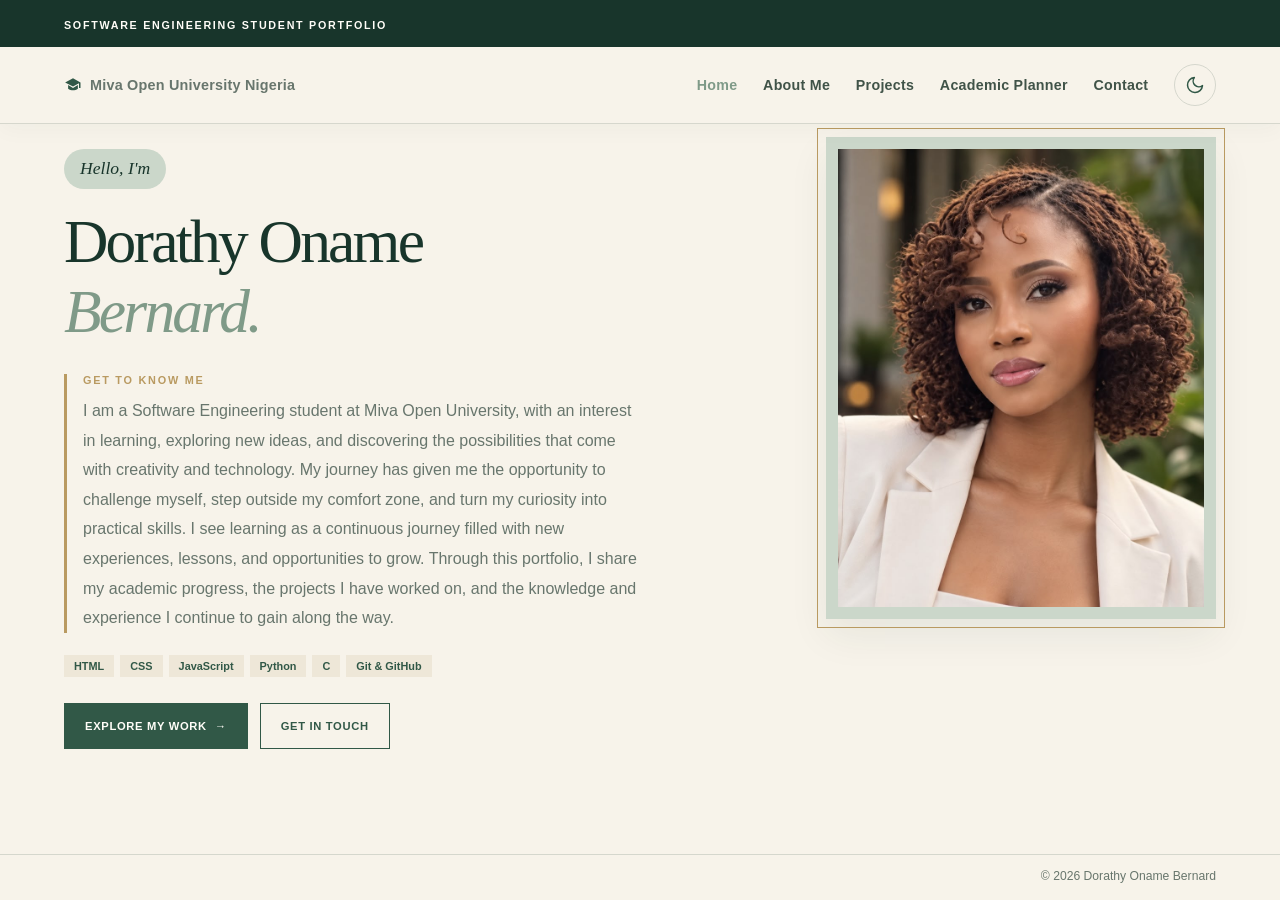
<file: index.html>
<!DOCTYPE html>
<html lang="en">
    
<head>
    <meta charset="UTF-8">
    <meta name="viewport" content="width=device-width, initial-scale=1.0">
    <meta name="theme-color" content="#18352b">

    <title>Dorathy Oname Bernard | Software Engineering Portfolio</title>

    <meta name="description" content="Welcome to the academic portfolio of Dorathy Oname Bernard, a Software Engineering student at Miva Open University, Nigeria.">

    <!-- LOAD THEME SCRIPT AND STYLESHEET -->
    <script src="theme.js"></script>
    <link rel="stylesheet" href="style.css">
</head>

<body>

    <!-- HEADER -->
    <header class="site-header">
        <div class="academic-label">
            <div class="academic-label-inner">
                <strong>SOFTWARE ENGINEERING STUDENT PORTFOLIO</strong>
            </div>
        </div>

        <!-- NAVIGATION BAR -->
        <nav class="navbar" aria-label="Main navigation">
            <a href="index.html" class="brand" aria-label="Dorathy Oname Bernard home">
                <span class="brand-university">
                    <svg viewBox="0 0 24 24" aria-hidden="true">
                        <path d="M12 3 1.5 8.5 12 14l8-4.2V16h2V8.5L12 3Zm-6.5 9.1V17c3.8 2.8 9.2 2.8 13 0v-4.9L12 16l-6.5-3.9Z"/>
                    </svg>
                    Miva Open University Nigeria
                </span>
            </a>

            <!-- MOBILE HAMBURGER MENU -->
            <button type="button" class="menu-toggle" id="menuToggle" aria-label="Open menu" aria-expanded="false" aria-controls="navLinks">
                <span></span><span></span><span></span>
            </button>

            <!-- NAVIGATION LINKS -->
            <ul class="nav-links" id="navLinks">
                <li>
                    <a href="index.html" aria-current="page">
                        <svg class="nav-icon" viewBox="0 0 24 24" aria-hidden="true">
                            <path d="M3 11l9-8 9 8"/>
                            <path d="M5 10v10h14V10"/>
                            <path d="M10 20v-6h4v6"/>
                        </svg>
                        Home
                    </a>
                </li>

                <li>
                    <a href="about.html">
                        <svg class="nav-icon" viewBox="0 0 24 24" aria-hidden="true">
                            <circle cx="12" cy="8" r="4"/>
                            <path d="M4 21c0-4 4-6 8-6s8 2 8 6"/>
                        </svg>
                        About Me
                    </a>
                </li>

                <li>
                    <a href="project.html">
                        <svg class="nav-icon" viewBox="0 0 24 24" aria-hidden="true">
                            <path d="M12 3l9 5-9 5-9-5 9-5z"/>
                            <path d="M3 13l9 5 9-5"/>
                        </svg>
                        Projects
                    </a>
                </li>

                <li>
                    <a href="planner.html">
                        <svg class="nav-icon" viewBox="0 0 24 24" aria-hidden="true">
                            <rect x="3" y="5" width="18" height="16" rx="2"/>
                            <path d="M3 10h18M8 3v4M16 3v4"/>
                        </svg>
                        Academic Planner
                    </a>
                </li>

                <li>
                    <a href="contact.html">
                        <svg class="nav-icon" viewBox="0 0 24 24" aria-hidden="true">
                            <rect x="3" y="5" width="18" height="14" rx="2"/>
                            <path d="M3 7l9 6 9-6"/>
                        </svg>
                        Contact
                    </a>
                </li>

                <li>
                    <!-- DAY AND NIGHT THEME SWITCHER -->
                    <button type="button" class="theme-toggle" id="themeToggle" aria-label="Switch to dark mode" title="Switch between day and night mode">
                        <svg class="icon-moon" viewBox="0 0 24 24" aria-hidden="true">
                            <path d="M21 12.8A9 9 0 1 1 11.2 3a7 7 0 0 0 9.8 9.8z"/>
                        </svg>

                        <svg class="icon-sun" viewBox="0 0 24 24" aria-hidden="true">
                            <circle cx="12" cy="12" r="4"/>
                            <path d="M12 2v2M12 20v2M4.9 4.9l1.4 1.4M17.7 17.7l1.4 1.4M2 12h2M20 12h2M4.9 19.1l1.4-1.4M17.7 6.3l1.4-1.4"/>
                        </svg>

                        <span class="theme-label">Dark mode</span>
                        <span class="theme-switch" aria-hidden="true"></span>
                    </button>
                </li>
            </ul>
        </nav>
    </header>

    <main>
        <!-- HOME HERO SECTION -->
        <section id="home" class="hero">

            <div class="hero-content">
                <span class="hero-greeting">Hello, I'm</span>

                <h1>Dorathy Oname <span>Bernard.</span></h1>

                <!-- PERSONAL INTRODUCTION AND BIOGRAPHY -->
                <div class="hero-intro">
                    <section class="hero-bio" aria-labelledby="bio-title">
                        <h2 id="bio-title" class="hero-bio-title">Get to know me</h2>

                        <p class="hero-description">
                            I am a Software Engineering student at Miva Open University, with an interest in learning, exploring new ideas, and discovering the possibilities that come with creativity and technology. My journey has given me the opportunity to challenge myself, step outside my comfort zone, and turn my curiosity into practical skills. I see learning as a continuous journey filled with new experiences, lessons, and opportunities to grow. Through this portfolio, I share my academic progress, the projects I have worked on, and the knowledge and experience I continue to gain along the way.
                        </p>
                    </section>

                    <!-- TECHNOLOGIES AND PROGRAMMING SKILLS -->
                    <div class="hero-chips" aria-label="Technologies I work with">
                        <span>HTML</span>
                        <span>CSS</span>
                        <span>JavaScript</span>
                        <span>Python</span>
                        <span>C</span>
                        <span>Git &amp; GitHub</span>
                    </div>
                </div>

                <!-- HERO NAVIGATION BUTTONS -->
                <div class="hero-buttons">
                    <a href="project.html" class="btn btn-primary">
                        Explore My Work<span aria-hidden="true">&rarr;</span>
                    </a>

                    <a href="contact.html" class="btn btn-secondary">
                        Get In Touch
                    </a>
                </div>
            </div>

            <!-- PROFILE IMAGE -->
            <div class="hero-image">
                <div class="image-frame">
                    <img src="profile1.jpg" width="390" height="488" alt="Portrait of Dorathy Oname Bernard">
                </div>
            </div>

        </section>
    </main>

    <!-- FOOTER -->
    <footer class="site-footer">
        <p class="footer-right">&copy; 2026 Dorathy Oname Bernard</p>
    </footer>

</body>
</html>
</file>
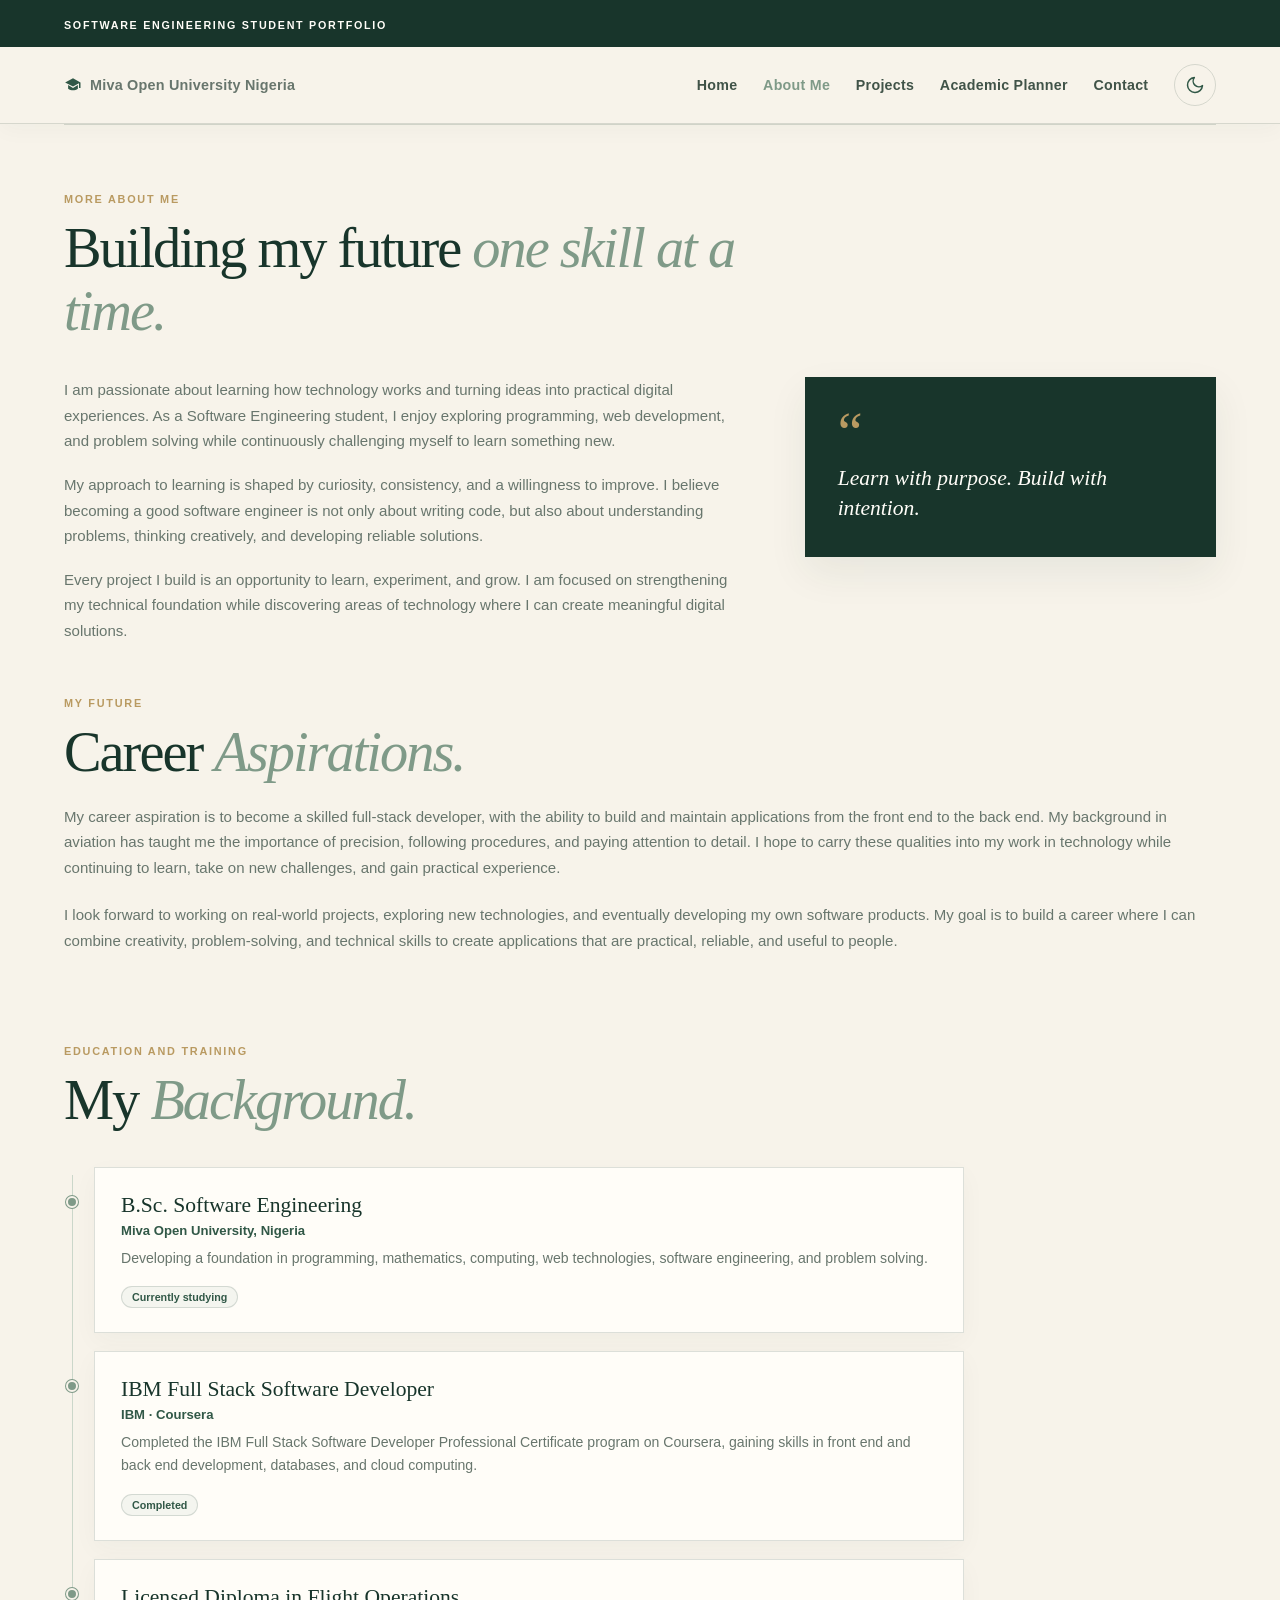
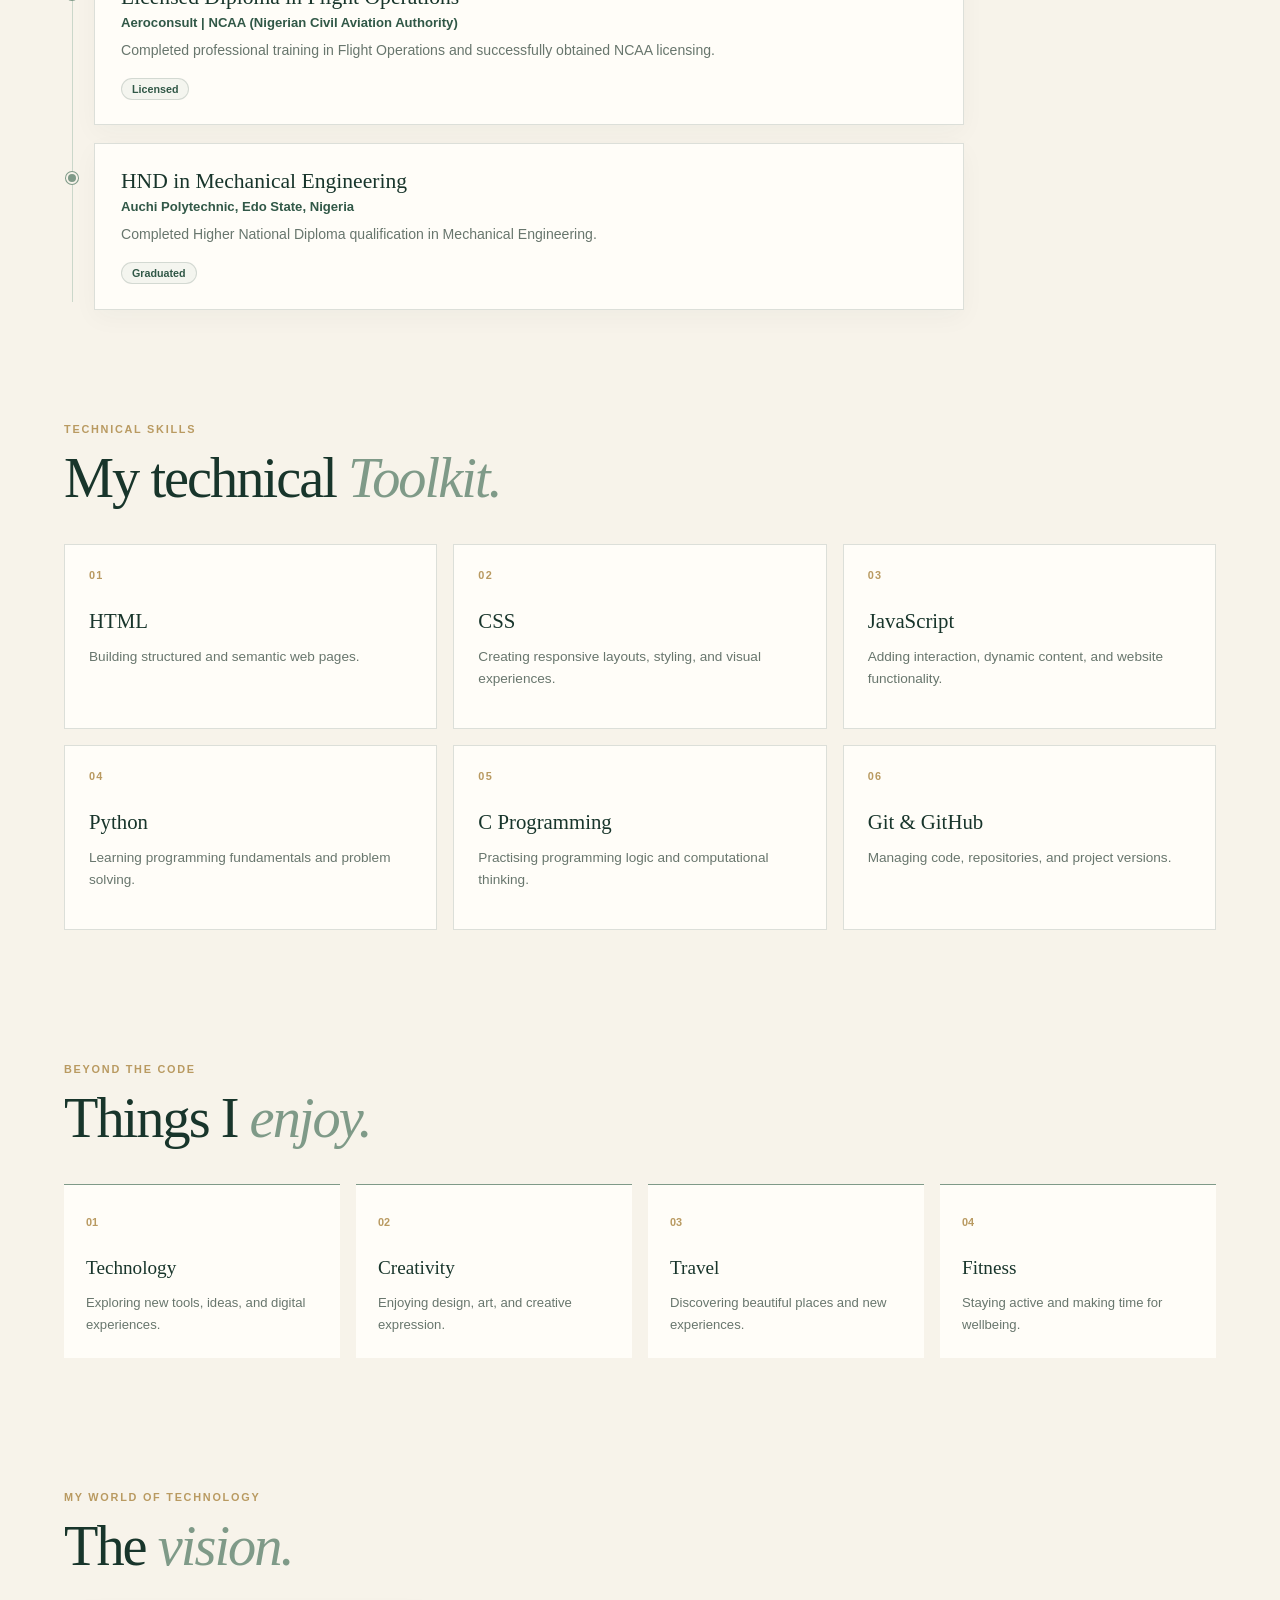
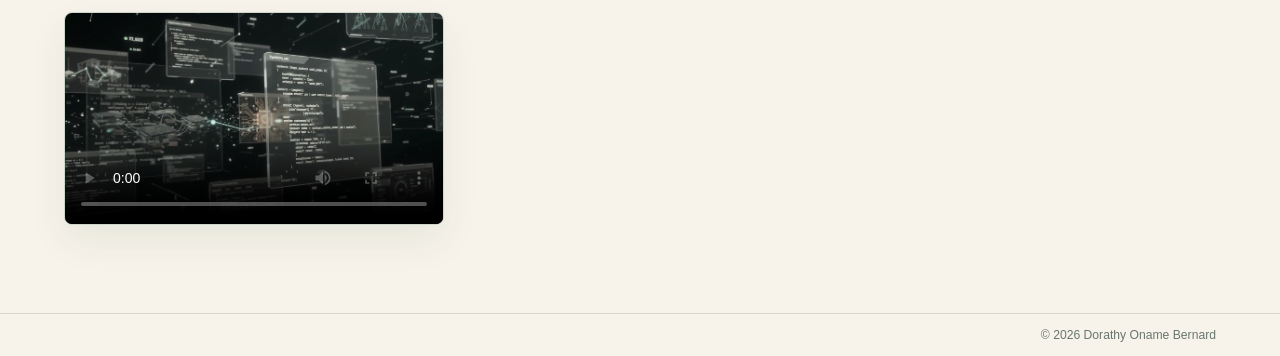
<file: about.html>
<!DOCTYPE html>
<html lang="en">

<head>
    <meta charset="UTF-8">
    <meta name="viewport" content="width=device-width, initial-scale=1.0">

    <title>About Me | Dorathy Oname Bernard</title>

    <meta
        name="description"
        content="Learn about Dorathy Oname Bernard, her educational background, career aspirations, technical skills, and interests."
    >

    <!-- LOAD THEME SCRIPT AND STYLESHEET -->
    <script src="theme.js"></script>
    <link rel="stylesheet" href="style.css">
</head>

<body>

    <!-- HEADER -->
    <header class="site-header">

        <div class="academic-label">
            <div class="academic-label-inner">
                <strong>SOFTWARE ENGINEERING STUDENT PORTFOLIO</strong>
            </div>
        </div>

        <!-- NAVIGATION BAR -->
        <nav class="navbar" aria-label="Main navigation">

            <a href="index.html" class="brand" aria-label="Dorathy Oname Bernard home">
                <span class="brand-university">
                    <svg viewBox="0 0 24 24" aria-hidden="true">
                        <path d="M12 3 1.5 8.5 12 14l8-4.2V16h2V8.5L12 3Zm-6.5 9.1V17c3.8 2.8 9.2 2.8 13 0v-4.9L12 16l-6.5-3.9Z"/>
                    </svg>
                    Miva Open University Nigeria
                </span>
            </a>

            <!-- MOBILE HAMBURGER MENU -->
            <button
                type="button"
                class="menu-toggle"
                id="menuToggle"
                aria-label="Open menu"
                aria-expanded="false"
                aria-controls="navLinks"
            >
                <span></span><span></span><span></span>
            </button>

            <!-- NAVIGATION LINKS -->
            <ul class="nav-links" id="navLinks">

                <li>
                    <a href="index.html">
                        <svg class="nav-icon" viewBox="0 0 24 24" aria-hidden="true">
                            <path d="M3 11l9-8 9 8"/>
                            <path d="M5 10v10h14V10"/>
                            <path d="M10 20v-6h4v6"/>
                        </svg>
                        Home
                    </a>
                </li>

                <li>
                    <a href="about.html" aria-current="page">
                        <svg class="nav-icon" viewBox="0 0 24 24" aria-hidden="true">
                            <circle cx="12" cy="8" r="4"/>
                            <path d="M4 21c0-4 4-6 8-6s8 2 8 6"/>
                        </svg>
                        About Me
                    </a>
                </li>

                <li>
                    <a href="project.html">
                        <svg class="nav-icon" viewBox="0 0 24 24" aria-hidden="true">
                            <path d="M12 3l9 5-9 5-9-5 9-5z"/>
                            <path d="M3 13l9 5 9-5"/>
                        </svg>
                        Projects
                    </a>
                </li>

                <li>
                    <a href="planner.html">
                        <svg class="nav-icon" viewBox="0 0 24 24" aria-hidden="true">
                            <rect x="3" y="5" width="18" height="16" rx="2"/>
                            <path d="M3 10h18M8 3v4M16 3v4"/>
                        </svg>
                        Academic Planner
                    </a>
                </li>

                <li>
                    <a href="contact.html">
                        <svg class="nav-icon" viewBox="0 0 24 24" aria-hidden="true">
                            <rect x="3" y="5" width="18" height="14" rx="2"/>
                            <path d="M3 7l9 6 9-6"/>
                        </svg>
                        Contact
                    </a>
                </li>

                <li>
                    <!-- DAY AND NIGHT THEME SWITCHER -->
                    <button
                        type="button"
                        class="theme-toggle"
                        id="themeToggle"
                        aria-label="Switch to dark mode"
                        title="Switch between day and night mode"
                    >
                        <svg class="icon-moon" viewBox="0 0 24 24" aria-hidden="true">
                            <path d="M21 12.8A9 9 0 1 1 11.2 3a7 7 0 0 0 9.8 9.8z"/>
                        </svg>

                        <svg class="icon-sun" viewBox="0 0 24 24" aria-hidden="true">
                            <circle cx="12" cy="12" r="4"/>
                            <path d="M12 2v2M12 20v2M4.9 4.9l1.4 1.4M17.7 17.7l1.4 1.4M2 12h2M20 12h2M4.9 19.1l1.4-1.4M17.7 6.3l1.4-1.4"/>
                        </svg>

                        <span class="theme-label">Dark mode</span>
                        <span class="theme-switch" aria-hidden="true"></span>
                    </button>
                </li>

            </ul>
        </nav>
    </header>

    <!-- MAIN CONTENT -->
    <main>

        <!-- ABOUT ME SECTION -->
        <section id="about" class="section about-section">

            <div class="section-heading">
                <p class="eyebrow">More about me</p>

                <h1>
                    Building my future
                    <span>one skill at a time.</span>
                </h1>
            </div>

            <div class="about-grid">

                <div class="about-text">

                    <p>
                        I am passionate about learning how technology works and turning ideas into practical digital experiences. As a Software Engineering student, I enjoy exploring programming, web development, and problem solving while continuously challenging myself to learn something new.
                    </p>

                    <p>
                        My approach to learning is shaped by curiosity, consistency, and a willingness to improve. I believe becoming a good software engineer is not only about writing code, but also about understanding problems, thinking creatively, and developing reliable solutions.
                    </p>

                    <p>
                        Every project I build is an opportunity to learn, experiment, and grow. I am focused on strengthening my technical foundation while discovering areas of technology where I can create meaningful digital solutions.
                    </p>

                </div>

                <div class="about-highlight">
                    <span class="quote-mark">&ldquo;</span>
                    <p>Learn with purpose. Build with intention.</p>
                </div>

            </div>

            <!-- CAREER ASPIRATIONS -->
            <div class="career-aspirations">

                <div class="section-heading">
                    <p class="eyebrow">My future</p>

                    <h2>
                        Career <span>Aspirations.</span>
                    </h2>
                </div>

                <p>
                   My career aspiration is to become a skilled full-stack developer, with the ability to build and maintain applications from the front end to the back end. My background in aviation has taught me the importance of precision, following procedures, and paying attention to detail. I hope to carry these qualities into my work in technology while continuing to learn, take on new challenges, and gain practical experience.
                </p>

                <p>
                   I look forward to working on real-world projects, exploring new technologies, and eventually developing my own software products. My goal is to build a career where I can combine creativity, problem-solving, and technical skills to create applications that are practical, reliable, and useful to people.
                </p>

            </div>

        </section>

        <!-- EDUCATION SECTION -->
        <section id="education" class="section education-section">

            <div class="section-heading">
                <p class="eyebrow">Education and training</p>

                <h2>
                    My<span> Background.</span>
                </h2>
            </div>

            <div class="education-timeline">

                <!-- EDUCATION 1 -->
                <article class="education-entry">

                    <span class="education-marker" aria-hidden="true"></span>

                    <h3>B.Sc. Software Engineering</h3>
                    <h4>Miva Open University, Nigeria</h4>

                    <p>
                        Developing a foundation in programming, mathematics, computing, web technologies, software engineering, and problem solving.
                    </p>

                    <span class="education-status">Currently studying</span>

                </article>

                <!-- EDUCATION 2 -->
                <article class="education-entry">

                    <span class="education-marker" aria-hidden="true"></span>

                    <h3>IBM Full Stack Software Developer</h3>
                    <h4>IBM &middot; Coursera</h4>

                    <p>
                        Completed the IBM Full Stack Software Developer Professional Certificate program on Coursera, gaining skills in front end and back end development, databases, and cloud computing.
                    </p>

                    <span class="education-status">Completed</span>

                </article>

                <!-- EDUCATION 3 -->
                <article class="education-entry">

                    <span class="education-marker" aria-hidden="true"></span>

                    <h3>Licensed Diploma in Flight Operations</h3>
                    <h4>Aeroconsult | NCAA (Nigerian Civil Aviation Authority)</h4>

                    <p>
                        Completed professional training in Flight Operations and successfully obtained NCAA licensing.
                    </p>

                    <span class="education-status">Licensed</span>

                </article>

                <!-- EDUCATION 4 -->
                <article class="education-entry">

                    <span class="education-marker" aria-hidden="true"></span>

                    <h3>HND in Mechanical Engineering</h3>
                    <h4>Auchi Polytechnic, Edo State, Nigeria</h4>

                    <p>
                        Completed Higher National Diploma qualification in Mechanical Engineering.
                    </p>

                    <span class="education-status">Graduated</span>

                </article>

            </div>

        </section>

        <!-- TECHNICAL SKILLS SECTION -->
        <section id="skills" class="section skills-section">

            <div class="section-heading">
                <p class="eyebrow">Technical skills</p>

                <h2>
                    My technical <span>Toolkit.</span>
                </h2>
            </div>

            <div class="skills-grid">

                <article class="skill-card">
                    <span class="skill-number">01</span>
                    <h3>HTML</h3>
                    <p>Building structured and semantic web pages.</p>
                </article>

                <article class="skill-card">
                    <span class="skill-number">02</span>
                    <h3>CSS</h3>
                    <p>Creating responsive layouts, styling, and visual experiences.</p>
                </article>

                <article class="skill-card">
                    <span class="skill-number">03</span>
                    <h3>JavaScript</h3>
                    <p>Adding interaction, dynamic content, and website functionality.</p>
                </article>

                <article class="skill-card">
                    <span class="skill-number">04</span>
                    <h3>Python</h3>
                    <p>Learning programming fundamentals and problem solving.</p>
                </article>

                <article class="skill-card">
                    <span class="skill-number">05</span>
                    <h3>C Programming</h3>
                    <p>Practising programming logic and computational thinking.</p>
                </article>

                <article class="skill-card">
                    <span class="skill-number">06</span>
                    <h3>Git &amp; GitHub</h3>
                    <p>Managing code, repositories, and project versions.</p>
                </article>

            </div>

        </section>

        <!-- INTERESTS SECTION -->
        <section id="interests" class="section interests-section">

            <div class="section-heading">
                <p class="eyebrow">Beyond the code</p>

                <h2>
                    Things I <span>enjoy.</span>
                </h2>
            </div>

            <div class="interests-grid">

                <article class="interest-item">
                    <span>01</span>
                    <h3>Technology</h3>
                    <p>Exploring new tools, ideas, and digital experiences.</p>
                </article>

                <article class="interest-item">
                    <span>02</span>
                    <h3>Creativity</h3>
                    <p>Enjoying design, art, and creative expression.</p>
                </article>

                <article class="interest-item">
                    <span>03</span>
                    <h3>Travel</h3>
                    <p>Discovering beautiful places and new experiences.</p>
                </article>

                <article class="interest-item">
                    <span>04</span>
                    <h3>Fitness</h3>
                    <p>Staying active and making time for wellbeing.</p>
                </article>

            </div>

        </section>

        <!-- VIDEO -->
        <section id="vision" class="section about-media-section">

            <div class="section-heading">
                <p class="eyebrow">My world of technology</p>

                <h2>
                    The <span>vision.</span>
                </h2>
            </div>

            <div class="about-media-card">

                <video
                    controls
                    preload="metadata"
                    playsinline
                    poster="the-vision-cover.jpg"
                    aria-label="Dorathy coding and developing software"
                >
                    <source src="The-Vision.mp4" type="video/mp4">
                    Your browser does not support the video tag.
                </video>

            </div>

        </section>

    </main>

    <!-- FOOTER -->
    <footer class="site-footer">

        <p class="footer-right">
            &copy; 2026 Dorathy Oname Bernard
        </p>

    </footer>

</body>
</html>
</file>
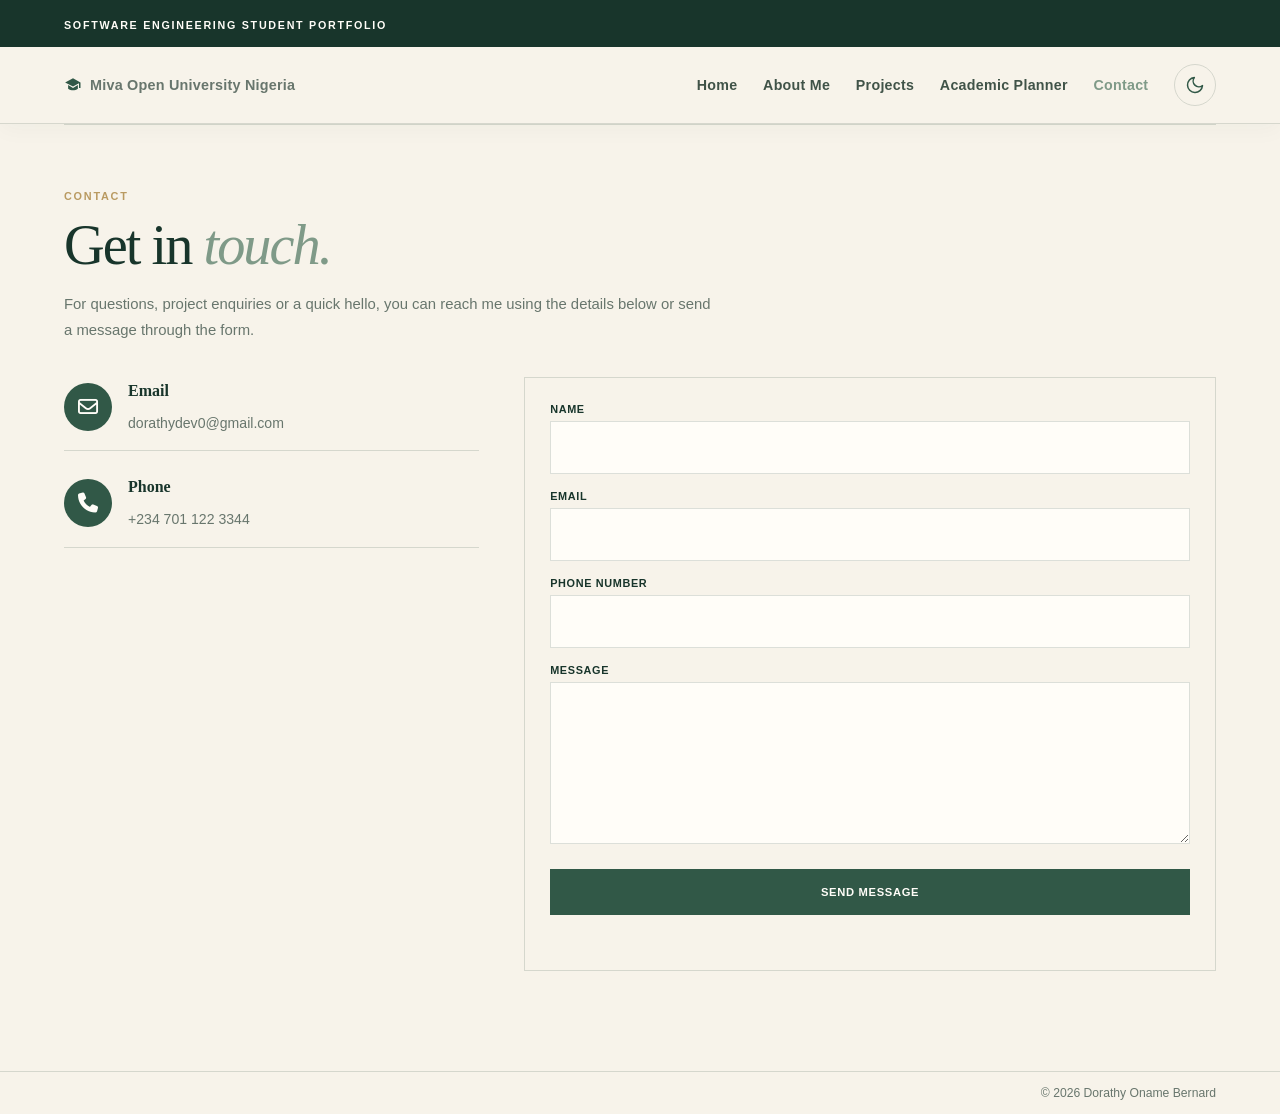
<file: contact.html>
<!DOCTYPE html>
<html lang="en">

<head>
    <meta charset="UTF-8">
    <meta name="viewport" content="width=device-width, initial-scale=1.0">

    <title>Contact | Dorathy Oname Bernard</title>

    <meta
        name="description"
        content="Contact Dorathy Oname Bernard, Software Engineering student at Miva Open University, Nigeria."
    >
<!-- LOAD THEME SCRIPT AND STYLESHEET -->
    <script src="theme.js"></script>
    <link rel="stylesheet" href="style.css">

    <!-- FONT AWESOME ICONS -->
    <link
        rel="stylesheet"
        href="https://cdnjs.cloudflare.com/ajax/libs/font-awesome/6.7.2/css/all.min.css"
    >
</head>

<body>

<!-- HEADER -->
<header class="site-header">
    <div class="academic-label">
        <div class="academic-label-inner">
            <strong>SOFTWARE ENGINEERING STUDENT PORTFOLIO</strong>
        </div>
    </div>

<!-- NAVIGATION BAR -->
    <nav class="navbar" aria-label="Main navigation">
        <a href="index.html" class="brand" aria-label="Dorathy Oname Bernard home">
            <span class="brand-university">
                <svg viewBox="0 0 24 24" aria-hidden="true">
                    <path d="M12 3 1.5 8.5 12 14l8-4.2V16h2V8.5L12 3Zm-6.5 9.1V17c3.8 2.8 9.2 2.8 13 0v-4.9L12 16l-6.5-3.9Z"/>
                </svg>
                Miva Open University Nigeria
            </span>
        </a>

              <!-- MOBILE HAMBURGER MENU -->
        <button type="button"
                class="menu-toggle"
                id="menuToggle"
                aria-label="Open menu"
                aria-expanded="false"
                aria-controls="navLinks">
            <span></span>
            <span></span>
            <span></span>
        </button>

        <!-- NAVIGATION LINKS -->
        <ul class="nav-links" id="navLinks">

            <li>
                <a href="index.html">
                    <svg class="nav-icon" viewBox="0 0 24 24" aria-hidden="true">
                        <path d="M3 11l9-8 9 8"/>
                        <path d="M5 10v10h14V10"/>
                        <path d="M10 20v-6h4v6"/>
                    </svg>
                    Home
                </a>
            </li>

            <li>
                <a href="about.html">
                    <svg class="nav-icon" viewBox="0 0 24 24" aria-hidden="true">
                        <circle cx="12" cy="8" r="4"/>
                        <path d="M4 21c0-4 4-6 8-6s8 2 8 6"/>
                    </svg>
                    About Me
                </a>
            </li>

            <li>
                <a href="project.html">
                    <svg class="nav-icon" viewBox="0 0 24 24" aria-hidden="true">
                        <path d="M12 3l9 5-9 5-9-5 9-5z"/>
                        <path d="M3 13l9 5 9-5"/>
                    </svg>
                    Projects
                </a>
            </li>

            <li>
                <a href="planner.html">
                    <svg class="nav-icon" viewBox="0 0 24 24" aria-hidden="true">
                        <rect x="3" y="5" width="18" height="16" rx="2"/>
                        <path d="M3 10h18M8 3v4M16 3v4"/>
                    </svg>
                    Academic Planner
                </a>
            </li>

            <li>
                <a href="contact.html" aria-current="page">
                    <svg class="nav-icon" viewBox="0 0 24 24" aria-hidden="true">
                        <rect x="3" y="5" width="18" height="14" rx="2"/>
                        <path d="M3 7l9 6 9-6"/>
                    </svg>
                    Contact
                </a>
            </li>

            <li>

                <!-- DAY AND NIGHT THEME SWITCHER -->
                <button type="button" class="theme-toggle"
                        id="themeToggle"
                        aria-label="Switch to dark mode"
                        title="Switch between day and night mode">

                    <svg class="icon-moon" viewBox="0 0 24 24" aria-hidden="true">
                        <path d="M21 12.8A9 9 0 1 1 11.2 3a7 7 0 0 0 9.8 9.8z"/>
                    </svg>

                    <svg class="icon-sun" viewBox="0 0 24 24" aria-hidden="true">
                        <circle cx="12" cy="12" r="4"/>
                        <path d="M12 2v2M12 20v2M4.9 4.9l1.4 1.4M17.7 17.7l1.4 1.4M2 12h2M20 12h2M4.9 19.1l1.4-1.4M17.7 6.3l1.4-1.4"/>
                    </svg>

                    <span class="theme-label">Dark mode</span>
                    <span class="theme-switch" aria-hidden="true"></span>

                </button>
            </li>

        </ul>
    </nav>

</header>

    <!-- MAIN CONTENT -->
    <main>

               <!-- CONTACT SECTION -->
        <section id="contact" class="section contact-section">
 
            <div class="section-heading">
 
                <p class="eyebrow">Contact</p>
 
                <h1>
                    Get in <span>touch.</span>
                </h1>
 
                <p class="section-intro">
                    For questions, project enquiries or a quick hello, you can reach me using the details below or send a message through the form.
                </p>
 
            </div>
 
 
            <div class="contact-grid">
 
                <!-- CONTACT DETAILS -->
                <div class="contact-details">
 
                    <!-- EMAIL -->
                    <div class="contact-item">
 
                        <span class="contact-icon" aria-hidden="true">
                            <i class="fa-regular fa-envelope"></i>
                        </span>
 
                        <div class="contact-info">
                            <h3>Email</h3>
                            <a href="mailto:dorathydev0@gmail.com">
                                dorathydev0@gmail.com
                            </a>
                        </div>
 
                    </div>
 
                    <!-- PHONE -->
                    <div class="contact-item">
 
                        <span class="contact-icon" aria-hidden="true">
                            <i class="fa-solid fa-phone"></i>
                        </span>
 
                        <div class="contact-info">
                            <h3>Phone</h3>
                            <a href="tel:+2347011223344">
                                +234 701 122 3344
                            </a>
                        </div>
 
                    </div>
 
                </div>
 
                <!-- CONTACT FORM -->
                <form id="contactForm" class="contact-form" novalidate>
 
                    <!-- Spam trap: real visitors never see or fill this -->
                    <input type="text" name="_gotcha" id="website" tabindex="-1" autocomplete="off" aria-hidden="true" style="display:none">
 
                    <!-- NAME FIELD -->
                    <div class="form-group">
 
                        <label for="name">NAME</label>
 
                        <input
                            type="text"
                            id="name"
                            name="name"
                            autocomplete="name"
                            required
                            aria-describedby="nameError"
                        >
 
                        <small class="field-error" id="nameError"></small>
 
                    </div>
 
 
                    <!-- EMAIL FIELD -->
                    <div class="form-group">
 
                        <label for="email">EMAIL</label>
 
                        <input
                            type="email"
                            id="email"
                            name="email"
                            autocomplete="email"
                            required
                            aria-describedby="emailError"
                        >
 
                        <small class="field-error" id="emailError"></small>
 
                    </div>
 
                    <!-- PHONE FIELD -->
                    <div class="form-group">
 
                        <label for="phone">PHONE NUMBER</label>
 
                        <input
                            type="tel"
                            id="phone"
                            name="phone"
                            autocomplete="tel"
                            inputmode="tel"
                            required
                            aria-describedby="phoneError"
                        >
 
                        <small class="field-error" id="phoneError"></small>
 
                    </div>
 
                    <!-- MESSAGE FIELD -->
                    <div class="form-group">
 
                        <label for="message">MESSAGE</label>
 
                        <textarea
                            id="message"
                            name="message"
                            rows="5"
                            required
                            minlength="10"
                            aria-describedby="messageError"
                        ></textarea>
 
                        <small class="field-error" id="messageError"></small>
 
                    </div>
 
                    <!-- SUBMIT BUTTON -->
                    <button type="submit" class="btn btn-primary">
                        Send message
                    </button>
 
                    <!-- FORM FEEDBACK -->
                    <p
                        id="formMessage"
                        class="form-message"
                        role="status"
                        aria-live="polite"
                    ></p>
 
                </form>
 
            </div>
 
        </section>
 
    </main>
 
    <!-- FOOTER -->
    <footer class="site-footer">
 
        <p class="footer-right">
            &copy; 2026 Dorathy Oname Bernard
        </p>
 
    </footer>
 
 
    <!-- CONTACT FORM VALIDATION -->
    <script>
 
        const CONTACT_EMAIL = "dorathydev0@gmail.com";
 
        // Web3Forms access key (public key, safe to use in website code).
        // Messages are delivered to email.
        const ACCESS_KEY = "d4d16e7d-fd5c-4c1b-ac33-77ea2eea09bd";
 
        const contactForm = document.getElementById("contactForm");
        const formMessage = document.getElementById("formMessage");
 
 
        // FORM FIELDS
        const fields = {
            name: document.getElementById("name"),
            email: document.getElementById("email"),
            phone: document.getElementById("phone"),
            message: document.getElementById("message")
        };
 
 
        // ERROR ELEMENTS
        const errorElements = {
            name: document.getElementById("nameError"),
            email: document.getElementById("emailError"),
            phone: document.getElementById("phoneError"),
            message: document.getElementById("messageError")
        };
 
        // DISPLAY FIELD ERROR
        function showError(fieldName, message) {
 
            errorElements[fieldName].textContent = message;
 
            fields[fieldName].setAttribute("aria-invalid", "true");
 
        }
 
        // CLEAR FIELD ERROR
        function clearError(fieldName) {
 
            errorElements[fieldName].textContent = "";
 
            fields[fieldName].removeAttribute("aria-invalid");
 
        }
 
        // CLEAR ALL ERRORS
        function clearAllErrors() {
 
            Object.keys(fields).forEach(clearError);
 
            formMessage.textContent = "";
 
            formMessage.classList.remove("error", "success");
 
        }
 
        // FORM VALIDATION
        function validateForm() {
 
            clearAllErrors();
 
            const name = fields.name.value.trim();
            const email = fields.email.value.trim();
            const phone = fields.phone.value.trim();
            const message = fields.message.value.trim();
 
            let isValid = true;
 
            // VALIDATE NAME
            if (name.length < 2) {
 
                showError("name", "Please enter your name.");
 
                isValid = false;
 
            }
 
            // VALIDATE EMAIL
            const emailPattern = /^[^\s@]+@[^\s@]+\.[^\s@]+$/;
 
            if (!emailPattern.test(email)) {
 
                showError(
                    "email",
                    "Please enter a valid email address."
                );
 
                isValid = false;
 
            }
 
            // VALIDATE PHONE NUMBER
            const normalizedPhone = phone.replace(/[\s().-]/g, "");
 
            // An optional + and then 7 to 15 digits, so numbers from any country work
            const phonePattern = /^\+?\d{7,15}$/;
 
            if (!phonePattern.test(normalizedPhone)) {
 
                showError(
                    "phone",
                    "Enter a valid phone number."
                );
 
                isValid = false;
 
            }
 
            // VALIDATE MESSAGE
            if (message.length < 10) {
 
                showError(
                    "message",
                    "Please enter a message of at least 10 characters."
                );
 
                isValid = false;
 
            }
 
            // FOCUS FIRST INVALID FIELD
            if (!isValid) {
 
                const firstInvalidField = contactForm.querySelector(
                    '[aria-invalid="true"]'
                );
 
                if (firstInvalidField) {
 
                    firstInvalidField.focus();
 
                }
 
            }
 
            return isValid;
 
        }
 
        // CLEAR ERRORS WHEN USER TYPES
        Object.keys(fields).forEach(function (fieldName) {
 
            fields[fieldName].addEventListener("input", function () {
 
                clearError(fieldName);
 
                formMessage.textContent = "";
 
                formMessage.classList.remove("error", "success");
 
            });
 
        });
 
        // HANDLE FORM SUBMISSION
        contactForm.addEventListener("submit", async function (event) {
 
            event.preventDefault();
 
            if (!validateForm()) {
 
                formMessage.textContent =
                    "Please check the highlighted fields and try again.";
 
                formMessage.classList.add("error");
 
                return;
 
            }
 
            // Spam trap: real visitors never fill this hidden field
            if (document.getElementById("website").value) {
                return;
            }
 
            if (ACCESS_KEY.includes("YOUR_ACCESS_KEY")) {
 
                formMessage.textContent =
                    "Message sending is not set up yet. Please email me at " + CONTACT_EMAIL + ".";
 
                formMessage.classList.add("error");
 
                return;
 
            }
            
            // PREPARE FORM DATA
            const details = {
                name: fields.name.value.trim(),
                email: fields.email.value.trim(),
                phone: fields.phone.value.trim(),
                message: fields.message.value.trim()
            };
 
            const submitButton = contactForm.querySelector('button[type="submit"]');
 
            submitButton.disabled = true;
 
            formMessage.textContent = "Sending your message...";
 
            formMessage.classList.remove("error", "success");
 
            try {
 
                const response = await fetch("https://api.web3forms.com/submit", {
                    method: "POST",
                    headers: {
                        "Content-Type": "application/json",
                        "Accept": "application/json"
                    },
                    body: JSON.stringify({
                        access_key: ACCESS_KEY,
                        subject: "Portfolio message from " + details.name,
                        from_name: "Portfolio website",
                        name: details.name,
                        email: details.email,
                        phone: details.phone,
                        message: details.message
                    })
                });
 
                const result = await response.json();
 
                if (!response.ok || !result.success) {
                    throw new Error(result.message || "Request failed");
                }

                // Reset the form and show success message
                contactForm.reset();
 
                formMessage.textContent =
                    "Thank you! Your message has been sent. I will get back to you soon.";
 
                formMessage.classList.add("success");
 
            } catch (error) {
 
                console.error("Contact form error:", error);
 
                formMessage.textContent =
                    "Sorry, your message could not be sent. Please email me directly at " +
                    CONTACT_EMAIL + ".";
 
                formMessage.classList.add("error");
 
            } finally {
 
                submitButton.disabled = false;
 
            }
 
        });
 
    </script>
 
</body>
 
</html>
</file>
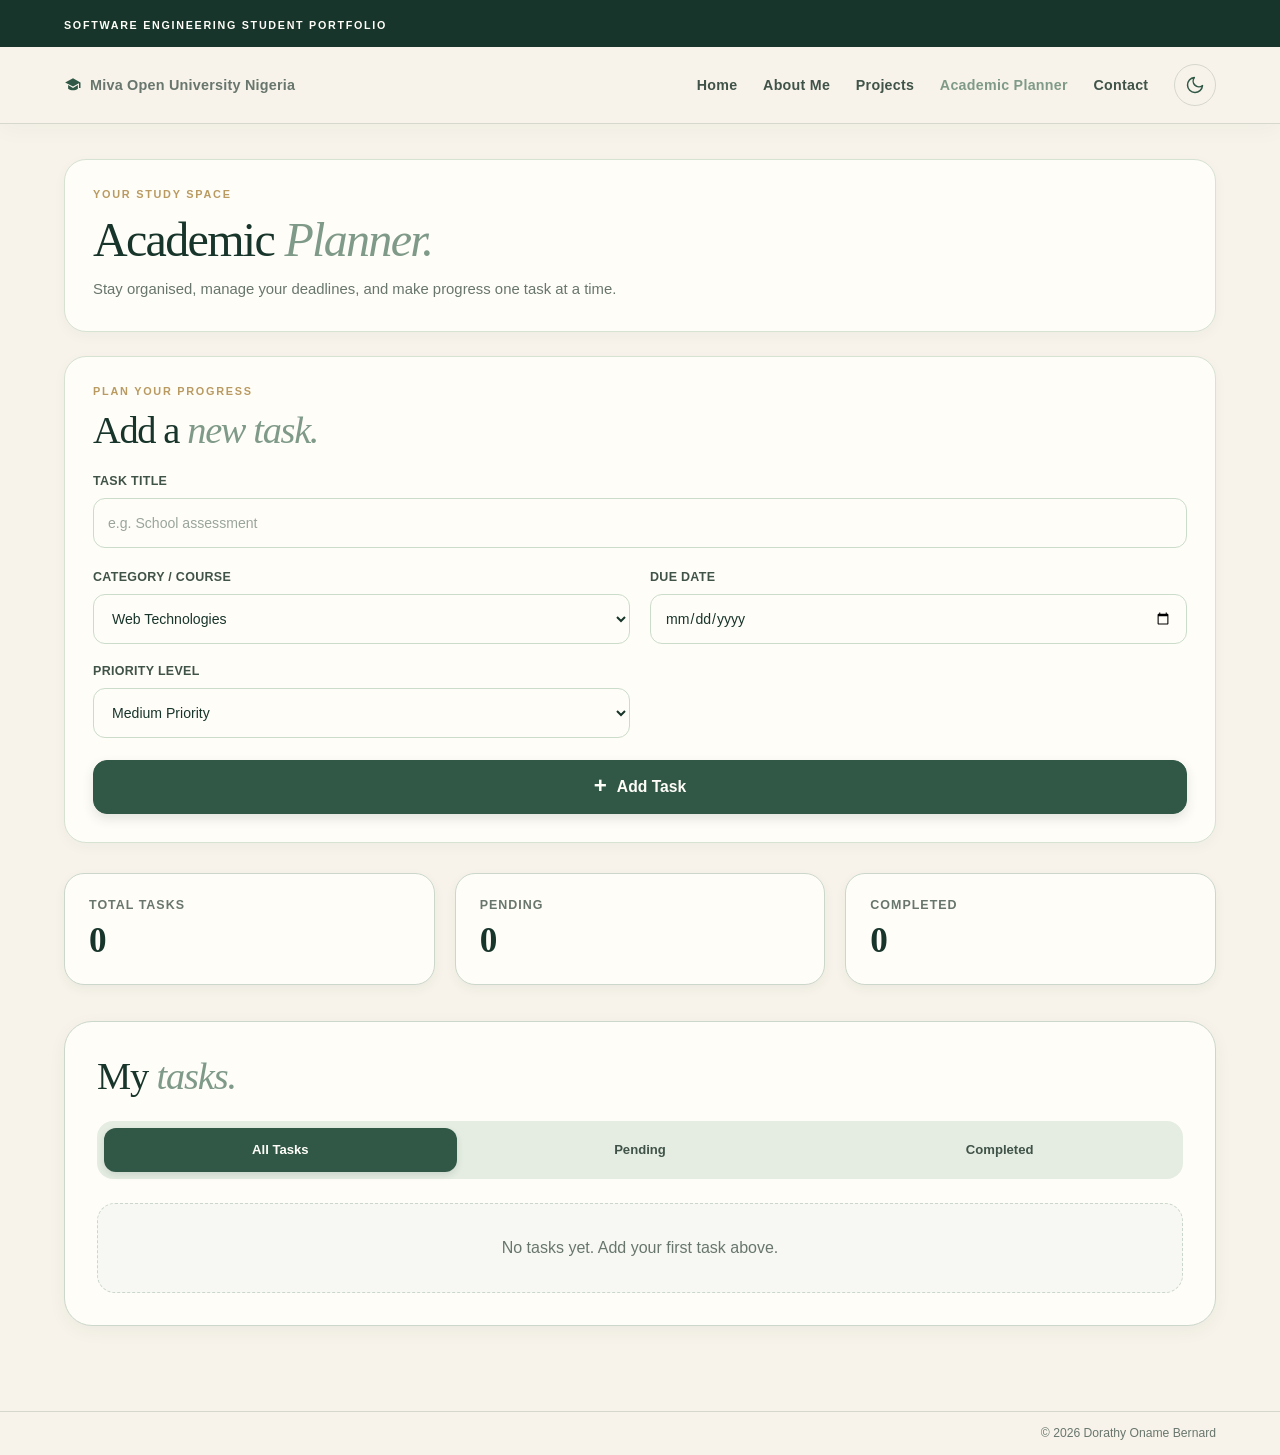
<file: planner.html>
<!DOCTYPE html>
<html lang="en">

<head>
    <meta charset="UTF-8">
    <meta name="viewport" content="width=device-width, initial-scale=1.0">

    <title>Academic Planner | Dorathy Oname Bernard</title>

    <meta name="description" content="Academic Planner for organising coursework, deadlines, priorities, and study tasks.">

    <!-- LOAD THEME SCRIPT AND STYLESHEET -->
    <script src="theme.js"></script>
    <link rel="stylesheet" href="style.css">
</head>

<body>

    <!-- HEADER -->
    <header class="site-header">

        <div class="academic-label">
            <div class="academic-label-inner">
                <strong>SOFTWARE ENGINEERING STUDENT PORTFOLIO</strong>
            </div>
        </div>

        <!-- NAVIGATION BAR -->
        <nav class="navbar" aria-label="Main navigation">

            <a href="index.html" class="brand" aria-label="Dorathy Oname Bernard home">
                <span class="brand-university">
                    <svg viewBox="0 0 24 24" aria-hidden="true">
                        <path d="M12 3 1.5 8.5 12 14l8-4.2V16h2V8.5L12 3Zm-6.5 9.1V17c3.8 2.8 9.2 2.8 13 0v-4.9L12 16l-6.5-3.9Z"/>
                    </svg>
                    Miva Open University Nigeria
                </span>
            </a>

            <!-- MOBILE HAMBURGER MENU -->
            <button
                type="button"
                class="menu-toggle"
                id="menuToggle"
                aria-label="Open menu"
                aria-expanded="false"
                aria-controls="navLinks"
            >
                <span></span>
                <span></span>
                <span></span>
            </button>

            <!-- NAVIGATION LINKS -->
            <ul class="nav-links" id="navLinks">

                <li>
                    <a href="index.html">
                        <svg class="nav-icon" viewBox="0 0 24 24" aria-hidden="true">
                            <path d="M3 11l9-8 9 8"/>
                            <path d="M5 10v10h14V10"/>
                            <path d="M10 20v-6h4v6"/>
                        </svg>
                        Home
                    </a>
                </li>

                <li>
                    <a href="about.html">
                        <svg class="nav-icon" viewBox="0 0 24 24" aria-hidden="true">
                            <circle cx="12" cy="8" r="4"/>
                            <path d="M4 21c0-4 4-6 8-6s8 2 8 6"/>
                        </svg>
                        About Me
                    </a>
                </li>

                <li>
                    <a href="project.html">
                        <svg class="nav-icon" viewBox="0 0 24 24" aria-hidden="true">
                            <path d="M12 3l9 5-9 5-9-5 9-5z"/>
                            <path d="M3 13l9 5 9-5"/>
                        </svg>
                        Projects
                    </a>
                </li>

                <li>
                    <a href="planner.html" aria-current="page">
                        <svg class="nav-icon" viewBox="0 0 24 24" aria-hidden="true">
                            <rect x="3" y="5" width="18" height="16" rx="2"/>
                            <path d="M3 10h18M8 3v4M16 3v4"/>
                        </svg>
                        Academic Planner
                    </a>
                </li>

                <li>
                    <a href="contact.html">
                        <svg class="nav-icon" viewBox="0 0 24 24" aria-hidden="true">
                            <rect x="3" y="5" width="18" height="14" rx="2"/>
                            <path d="M3 7l9 6 9-6"/>
                        </svg>
                        Contact
                    </a>
                </li>

                <li>

                    <!-- DAY AND NIGHT THEME SWITCHER -->
                    <button
                        type="button"
                        class="theme-toggle"
                        id="themeToggle"
                        aria-label="Switch to dark mode"
                        title="Switch between day and night mode"
                    >
                        <svg class="icon-moon" viewBox="0 0 24 24" aria-hidden="true">
                            <path d="M21 12.8A9 9 0 1 1 11.2 3a7 7 0 0 0 9.8 9.8z"/>
                        </svg>

                        <svg class="icon-sun" viewBox="0 0 24 24" aria-hidden="true">
                            <circle cx="12" cy="12" r="4"/>
                            <path d="M12 2v2M12 20v2M4.9 4.9l1.4 1.4M17.7 17.7l1.4 1.4M2 12h2M20 12h2M4.9 19.1l1.4-1.4M17.7 6.3l1.4-1.4"/>
                        </svg>

                        <span class="theme-label">Dark mode</span>
                        <span class="theme-switch" aria-hidden="true"></span>
                    </button>
                </li>

            </ul>
        </nav>

    </header>

    <main>

        <section id="planner" class="section planner-section">

            <!-- Intro -->
            <div class="planner-intro-card">

                <div class="planner-intro">
                    <p class="eyebrow">Your study space</p>

                    <h1>Academic <span>Planner.</span></h1>

                    <p>Stay organised, manage your deadlines, and make progress one task at a time.</p>
                </div>

            </div>

            <!-- Add task -->
            <div class="planner-form-card">

                <div class="section-heading">
                    <p class="eyebrow">Plan your progress</p>

                    <h2>Add a <span>new task.</span></h2>
                </div>

                <form id="academicTaskForm">

                    <div class="planner-field">
                        <label for="taskInput">TASK TITLE</label>

                        <input
                            id="taskInput"
                            name="task"
                            type="text"
                            placeholder="e.g. School assessment"
                            maxlength="180"
                            required
                        >
                    </div>

                    <div class="planner-form-grid">

                        <div class="planner-field">
                            <label for="taskCategory">CATEGORY / COURSE</label>

                            <select id="taskCategory" name="category">
                                <option value="Web Technologies">Web Technologies</option>
                                <option value="Programming">Programming</option>
                                <option value="Systems Analysis and Design">Systems Analysis and Design</option>
                                <option value="Software Engineering">Software Engineering</option>
                                <option value="General">General</option>
                            </select>
                        </div>

                        <div class="planner-field">
                            <label for="taskDueDate">DUE DATE</label>

                            <input
                                id="taskDueDate"
                                name="dueDate"
                                type="date"
                            >
                        </div>

                        <div class="planner-field">
                            <label for="taskPriority">PRIORITY LEVEL</label>

                            <select id="taskPriority" name="priority">
                                <option value="medium">Medium Priority</option>
                                <option value="high">High Priority</option>
                                <option value="low">Low Priority</option>
                            </select>
                        </div>

                    </div>

                    <button
                        id="addTaskButton"
                        class="planner-add-button"
                        type="submit"
                    >
                        <span aria-hidden="true">+</span> Add Task
                    </button>

                    <p
                        id="taskMessage"
                        class="planner-message"
                        role="status"
                        aria-live="polite"
                    ></p>

                </form>
            </div>

            <!-- Summary -->
            <div class="planner-summary">

                <div class="planner-summary-card">
                    <span class="summary-label">TOTAL TASKS</span>
                    <strong id="totalTaskCount">0</strong>
                </div>

                <div class="planner-summary-card">
                    <span class="summary-label">PENDING</span>
                    <strong id="pendingTaskCount">0</strong>
                </div>

                <div class="planner-summary-card">
                    <span class="summary-label">COMPLETED</span>
                    <strong id="completedTaskCount">0</strong>
                </div>

            </div>

            <!-- Task list -->
            <div class="planner-list-card">

                <div class="planner-list-heading">
                    <h2>My <span>tasks.</span></h2>
                </div>

                <div
                    class="task-filters"
                    role="group"
                    aria-label="Filter academic tasks by status"
                >
                    <button
                        type="button"
                        class="task-filter is-active"
                        data-filter="all"
                        aria-pressed="true"
                    >
                        All Tasks
                    </button>

                    <button
                        type="button"
                        class="task-filter"
                        data-filter="pending"
                        aria-pressed="false"
                    >
                        Pending
                    </button>

                    <button
                        type="button"
                        class="task-filter"
                        data-filter="completed"
                        aria-pressed="false"
                    >
                        Completed
                    </button>
                </div>

                <div id="taskList" class="task-list" aria-live="polite">
                    <p class="empty-task-message">No tasks yet. Add your first task above.</p>
                </div>

            </div>

        </section>

    </main>

    <!-- FOOTER -->
    <footer class="site-footer">
        <p class="footer-right">&copy; 2026 Dorathy Oname Bernard</p>
    </footer>

    <!-- ACADEMIC PLANNER FUNCTIONALITY -->
    <script>

        (() => {

            "use strict";

            // GET REFERENCES TO THE PLANNER FORM ELEMENTS.
            const taskInput = document.getElementById("taskInput");
            const taskCategory = document.getElementById("taskCategory");
            const taskDueDate = document.getElementById("taskDueDate");
            const taskPriority = document.getElementById("taskPriority");
            const taskForm = document.getElementById("academicTaskForm");
            const taskList = document.getElementById("taskList");
            const taskMessage = document.getElementById("taskMessage");
            const filterButtons = document.querySelectorAll(".task-filter");

            // GET REFERENCES TO THE TASK SUMMARY COUNTERS.
            const totalTaskCount = document.getElementById("totalTaskCount");
            const pendingTaskCount = document.getElementById("pendingTaskCount");
            const completedTaskCount = document.getElementById("completedTaskCount");

            // STORAGE KEY AND CURRENT PLANNER STATE.
            const STORAGE_KEY = "dorathyPortfolioAcademicTasks";

            let tasks = [];
            let currentFilter = "all";

            // DISPLAY FEEDBACK MESSAGES TO THE USER.
            function showMessage(message) {
                taskMessage.textContent = message;
            }

            function loadTasks() {

                try {

                    const saved = localStorage.getItem(STORAGE_KEY);

                    if (!saved) {
                        tasks = [];
                        return;
                    }

                    const parsed = JSON.parse(saved);

                    if (!Array.isArray(parsed)) {
                        tasks = [];
                        return;
                    }

                    tasks = parsed

                        .map((task, index) => ({

                            id: task.id || `${Date.now()}-${index}`,

                            text: String(task.text || task.title || ""),

                            category: task.category || "General",

                            dueDate: task.dueDate || "",

                            priority: ["high", "medium", "low"].includes(task.priority) ? task.priority : "medium",

                            completed: Boolean(task.completed)

                        }))

                        .filter(task => task.text.trim() !== "");

                } catch (error) {

                    console.error("Could not load academic tasks:", error);

                    tasks = [];

                    showMessage("Saved tasks could not be loaded.");

                }

            }

            // SAVE THE CURRENT TASK LIST TO LOCAL STORAGE.
            function saveTasks() {

                try {

                    localStorage.setItem(STORAGE_KEY, JSON.stringify(tasks));

                    return true;

                } catch (error) {

                    console.error("Could not save academic tasks:", error);

                    showMessage("Your changes could not be saved in this browser.");

                    return false;

                }

            }

            // CONVERTS A DATE STRING INTO A JAVASCRIPT DATE OBJECT.
            function parseDate(dateString) {

                const parts = dateString.split("-").map(Number);

                return new Date(parts[0], parts[1] - 1, parts[2]);

            }

            // FORMATS THE DUE DATE FOR DISPLAY.
            function formatDueDate(dateString) {

                if (!dateString) return "No due date set";

                return "Due " + parseDate(dateString).toLocaleDateString("en-GB", {

                    day: "numeric",

                    month: "short",

                    year: "numeric"

                });

            }

            // CHECKS WHETHER A TASK IS OVERDUE OR DUE TODAY.
            function getDueDateStatus(task) {

                if (!task.dueDate || task.completed) return "";

                const today = new Date();

                today.setHours(0, 0, 0, 0);

                const due = parseDate(task.dueDate);

                due.setHours(0, 0, 0, 0);

                if (due < today) return "Overdue";

                if (due.getTime() === today.getTime()) return "Due today";

                return "";

            }

            // CREATES AN HTML ELEMENT WITH AN OPTIONAL CLASS AND TEXT.
            function createElement(tagName, className, text) {

                const element = document.createElement(tagName);

                if (className) element.className = className;

                if (text !== undefined) element.textContent = text;

                return element;

            }

            // UPDATES THE TOTAL, PENDING AND COMPLETED TASK COUNTS.
            function updateSummary() {

                const completed = tasks.filter(task => task.completed).length;

                totalTaskCount.textContent = tasks.length;

                pendingTaskCount.textContent = tasks.length - completed;

                completedTaskCount.textContent = completed;

            }

            // CREATES AND DISPLAYS AN INDIVIDUAL TASK.
            function createTaskItem(task) {

                const item = createElement("article", "task-item");

                if (task.completed) item.classList.add("completed");

                item.dataset.taskId = task.id;

                const main = createElement("div", "task-main");

                const heading = createElement("div", "task-heading");

                const checkbox = document.createElement("input");

                checkbox.type = "checkbox";

                checkbox.className = "task-checkbox";

                checkbox.checked = task.completed;

                checkbox.setAttribute("aria-label", task.completed

                    ? `Mark ${task.text} as pending`

                    : `Mark ${task.text} as completed`);

                checkbox.addEventListener("change", () => toggleTask(task.id));

                // CREATES THE TASK TITLE.
                const title = createElement("h3", "task-text", task.text);

                if (task.completed) title.classList.add("task-completed-text");

                heading.append(checkbox, title);

                // DISPLAYS THE TASK CATEGORY AND DUE DATE.
                const meta = createElement("div", "task-meta");

                meta.appendChild(createElement("span", "task-category", task.category));

                meta.appendChild(createElement("span", "task-due-date", formatDueDate(task.dueDate)));

                // DISPLAYS THE DUE DATE STATUS WHEN NECESSARY.
                const dueStatus = getDueDateStatus(task);

                if (dueStatus) {

                    meta.appendChild(createElement(

                        "span",

                        dueStatus === "Overdue" ? "task-due-status overdue" : "task-due-status due-today",

                        dueStatus

                    ));

                }

                main.append(heading, meta);

                // CREATES THE TASK PRIORITY AND DELETE BUTTON.
                const actions = createElement("div", "task-actions");

                actions.appendChild(createElement(

                    "span",

                    `task-priority priority-${task.priority}`,

                    `${task.priority.charAt(0).toUpperCase()}${task.priority.slice(1)} priority`

                ));

                const deleteButton = createElement("button", "task-delete-button", "Delete");

                deleteButton.type = "button";

                deleteButton.setAttribute("aria-label", `Delete task: ${task.text}`);

                deleteButton.addEventListener("click", () => deleteTask(task.id));

                actions.appendChild(deleteButton);

                item.append(main, actions);

                return item;

            }

            // FILTERS TASKS ACCORDING TO THE SELECTED STATUS.
            function getFilteredTasks() {

                return tasks.filter(task =>

                    currentFilter === "all" ||

                    (currentFilter === "pending" && !task.completed) ||

                    (currentFilter === "completed" && task.completed)

                );

            }

            // DISPLAYS THE FILTERED TASKS AND UPDATES THE SUMMARY.
            function renderTasks() {

                taskList.replaceChildren();

                const filtered = getFilteredTasks();

                if (filtered.length === 0) {

                    const message = tasks.length === 0

                        ? "No tasks yet. Add your first task above."

                        : "No tasks in this view yet.";

                    taskList.appendChild(createElement("p", "empty-task-message", message));

                } else {

                    filtered.forEach(task => taskList.appendChild(createTaskItem(task)));

                }

                updateSummary();

            }

            // ADDS A NEW TASK TO THE PLANNER.
            function addTask(event) {

                event.preventDefault();

                const text = taskInput.value.trim();

                // Check if the task title is empty.
                if (!text) {

                    showMessage("Please enter a task title.");

                    taskInput.focus();

                    return;

                }

                // Stores the new task details.
                tasks.unshift({

                    id: `${Date.now()}-${Math.random().toString(16).slice(2)}`,

                    text: text,

                    category: taskCategory.value,

                    dueDate: taskDueDate.value,

                    priority: taskPriority.value,

                    completed: false

                });

                // Saves the task and reset the active filter.
                const saved = saveTasks();

                currentFilter = "all";

                filterButtons.forEach(button => {

                    const isActive = button.dataset.filter === "all";

                    button.classList.toggle("is-active", isActive);

                    button.setAttribute("aria-pressed", String(isActive));

                });

             // REFRESHES THE TASK LIST AND RESETS THE FORM.
                renderTasks();

                taskForm.reset();

                taskCategory.value = "Web Technologies";

                taskPriority.value = "medium";
                
                // Displays the appropriate message based on whether the task was saved successfully or not.
                showMessage(saved

                    ? "Task added successfully."

                    : "Task added for this session, but could not be saved.");

                taskInput.focus();

            }

            // TOGGLES THE COMPLETION STATUS OF A TASK.
            function toggleTask(taskId) {

                tasks = tasks.map(task =>

                    task.id === taskId

                        ? { ...task, completed: !task.completed }

                        : task

                );

            // SAVES THE UPDATED TASK LIST AND REFRESHES THE DISPLAY.
                saveTasks();

                renderTasks();

                showMessage("Task status updated.");

                const checkbox = taskList.querySelector(

                    `[data-task-id="${taskId}"] .task-checkbox`

                );

                if (checkbox) checkbox.focus();

            }

            // DELETES A TASK FROM THE PLANNER.
            function deleteTask(taskId) {

                if (!tasks.some(task => task.id === taskId)) return;

                tasks = tasks.filter(task => task.id !== taskId);

                saveTasks();

                renderTasks();

                showMessage("Task deleted.");

            }

            // SETS THE CURRENT FILTER BASED ON THE BUTTON CLICKED.
            function setStatusFilter(event) {

                const button = event.currentTarget;

                currentFilter = button.dataset.filter;

                filterButtons.forEach(filterButton => {

                    const isActive = filterButton === button;

                    filterButton.classList.toggle("is-active", isActive);

                    filterButton.setAttribute("aria-pressed", String(isActive));

                });

                renderTasks();

            }

            //Connects the form submission and filter buttons to their respective functions.
            taskForm.addEventListener("submit", addTask);

            filterButtons.forEach(button =>

                button.addEventListener("click", setStatusFilter)

            );

            // LOADS SAVED TASKS AND DISPLAYS THEM WHEN THE PAGE OPENS.
            loadTasks();

            renderTasks();

        })();

    </script>

</body>

</html>
</file>
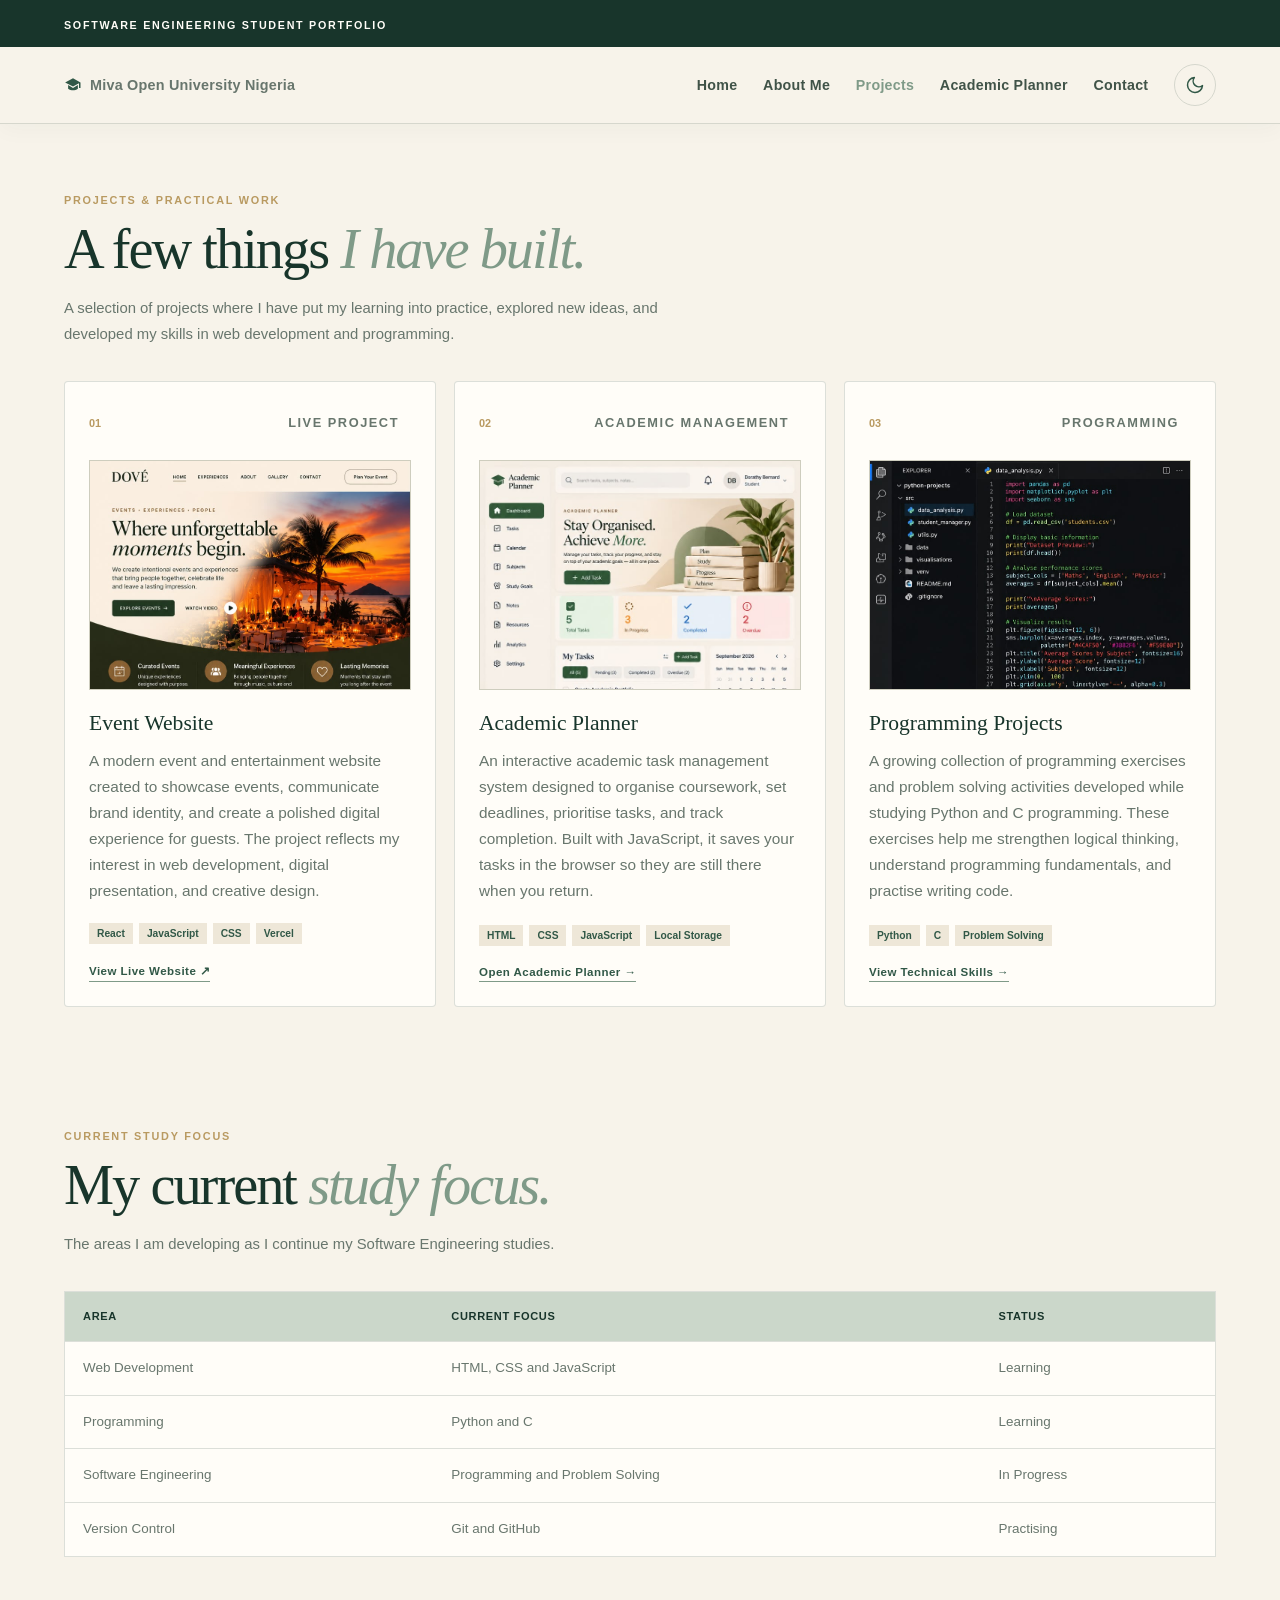
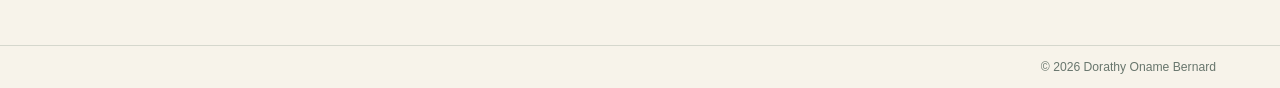
<file: project.html>
<!DOCTYPE html>
<html lang="en">

<head>
    <meta charset="UTF-8">
    <meta name="viewport" content="width=device-width, initial-scale=1.0">

    <title>Projects | Dorathy Oname Bernard</title>

    <meta
        name="description"
        content="Explore the web development, academic planning, and programming projects of Dorathy Oname Bernard, a Software Engineering student at Miva Open University."
    >

    <!-- LOAD THEME SCRIPT AND STYLESHEET -->
    <script src="theme.js"></script>
    <link rel="stylesheet" href="style.css">
</head>

<body>

    <!-- HEADER -->
    <header class="site-header">

        <div class="academic-label">
            <div class="academic-label-inner">
                <strong>SOFTWARE ENGINEERING STUDENT PORTFOLIO</strong>
            </div>
        </div>

        <!-- NAVIGATION BAR -->
        <nav class="navbar" aria-label="Main navigation">

            <a href="index.html" class="brand" aria-label="Dorathy Oname Bernard home">

                <span class="brand-university">
                    <svg viewBox="0 0 24 24" aria-hidden="true">
                        <path d="M12 3 1.5 8.5 12 14l8-4.2V16h2V8.5L12 3Zm-6.5 9.1V17c3.8 2.8 9.2 2.8 13 0v-4.9L12 16l-6.5-3.9Z"/>
                    </svg>
                    Miva Open University Nigeria
                </span>

            </a>

            <!-- MOBILE HAMBURGER MENU -->
            <button
                type="button"
                class="menu-toggle"
                id="menuToggle"
                aria-label="Open menu"
                aria-expanded="false"
                aria-controls="navLinks"
            >
                <span></span>
                <span></span>
                <span></span>
            </button>

            <!-- NAVIGATION LINKS -->
            <ul class="nav-links" id="navLinks">

                <li>
                    <a href="index.html">
                        <svg class="nav-icon" viewBox="0 0 24 24" aria-hidden="true">
                            <path d="M3 11l9-8 9 8"/>
                            <path d="M5 10v10h14V10"/>
                            <path d="M10 20v-6h4v6"/>
                        </svg>
                        Home
                    </a>
                </li>

                <li>
                    <a href="about.html">
                        <svg class="nav-icon" viewBox="0 0 24 24" aria-hidden="true">
                            <circle cx="12" cy="8" r="4"/>
                            <path d="M4 21c0-4 4-6 8-6s8 2 8 6"/>
                        </svg>
                        About Me
                    </a>
                </li>

                <li>
                    <a href="project.html" aria-current="page">
                        <svg class="nav-icon" viewBox="0 0 24 24" aria-hidden="true">
                            <path d="M12 3l9 5-9 5-9-5 9-5z"/>
                            <path d="M3 13l9 5 9-5"/>
                        </svg>
                        Projects
                    </a>
                </li>

                <li>
                    <a href="planner.html">
                        <svg class="nav-icon" viewBox="0 0 24 24" aria-hidden="true">
                            <rect x="3" y="5" width="18" height="16" rx="2"/>
                            <path d="M3 10h18M8 3v4M16 3v4"/>
                        </svg>
                        Academic Planner
                    </a>
                </li>

                <li>
                    <a href="contact.html">
                        <svg class="nav-icon" viewBox="0 0 24 24" aria-hidden="true">
                            <rect x="3" y="5" width="18" height="14" rx="2"/>
                            <path d="M3 7l9 6 9-6"/>
                        </svg>
                        Contact
                    </a>
                </li>

                <li>

                    <!-- DAY AND NIGHT THEME SWITCHER -->
                    <button
                        type="button"
                        class="theme-toggle"
                        id="themeToggle"
                        aria-label="Switch to dark mode"
                        title="Switch between day and night mode"
                    >

                        <svg class="icon-moon" viewBox="0 0 24 24" aria-hidden="true">
                            <path d="M21 12.8A9 9 0 1 1 11.2 3a7 7 0 0 0 9.8 9.8z"/>
                        </svg>

                        <svg class="icon-sun" viewBox="0 0 24 24" aria-hidden="true">
                            <circle cx="12" cy="12" r="4"/>
                            <path d="M12 2v2M12 20v2M4.9 4.9l1.4 1.4M17.7 17.7l1.4 1.4M2 12h2M20 12h2M4.9 19.1l1.4-1.4M17.7 6.3l1.4-1.4"/>
                        </svg>

                        <span class="theme-label">Dark mode</span>
                        <span class="theme-switch" aria-hidden="true"></span>

                    </button>

                </li>

            </ul>

        </nav>

    </header>

    <!-- MAIN CONTENT -->
    <main>

        <!-- PROJECTS SECTION -->
        <section id="projects" class="section projects-section">

            <div class="section-heading">

                <p class="eyebrow">Projects &amp; practical work</p>

                <h1>
                    A few things <span>I have built.</span>
                </h1>

                <p class="section-intro">
                    A selection of projects where I have put my learning into practice, explored new ideas, and developed my skills in web development and programming.
                </p>

            </div>

            <div class="projects-grid">

                <!-- PROJECT 1: EVENT WEBSITE -->
                <article class="project-card">

                    <div class="project-top">
                        <span>01</span>
                        <span class="project-tag">LIVE PROJECT</span>
                    </div>

                    <img
                        src="dove-event-project.jpg"
                        width="400"
                        height="230"
                        alt="Screenshot of the DOVÉ Event Website"
                        loading="lazy"
                    >

                    <h2>Event Website</h2>

                    <p>
                        A modern event and entertainment website created to showcase events, communicate brand identity, and create a polished digital experience for guests. The project reflects my interest in web development, digital presentation, and creative design.
                    </p>

                    <div class="project-tech" aria-label="Technologies used">
                        <span>React</span>
                        <span>JavaScript</span>
                        <span>CSS</span>
                        <span>Vercel</span>
                    </div>

                    <a
                        class="project-link"
                        href="https://dove-events.vercel.app/"
                        target="_blank"
                        rel="noopener noreferrer"
                    >
                        View Live Website &#8599;
                    </a>

                </article>

                <!-- PROJECT 2: ACADEMIC PLANNER -->
                <article class="project-card">

                    <div class="project-top">
                        <span>02</span>
                        <span class="project-tag">ACADEMIC MANAGEMENT</span>
                    </div>

                    <img
                        src="academic%20planner.jpg"
                        width="400"
                        height="230"
                        alt="Screenshot of the Academic Planner project"
                        loading="lazy"
                    >

                    <h2>Academic Planner</h2>

                    <p>
                        An interactive academic task management system designed to organise coursework, set deadlines, prioritise tasks, and track completion. Built with JavaScript, it saves your tasks in the browser so they are still there when you return.
                    </p>

                    <div class="project-tech" aria-label="Technologies used">
                        <span>HTML</span>
                        <span>CSS</span>
                        <span>JavaScript</span>
                        <span>Local Storage</span>
                    </div>

                    <a class="project-link" href="planner.html">
                        Open Academic Planner &rarr;
                    </a>

                </article>

                <!-- PROJECT 3: PROGRAMMING PROJECTS -->
                <article class="project-card">

                    <div class="project-top">
                        <span>03</span>
                        <span class="project-tag">PROGRAMMING</span>
                    </div>

                    <img
                        src="python-project.jpg"
                        width="400"
                        height="230"
                        alt="Screenshot representing Python programming exercises"
                        loading="lazy"
                    >

                    <h2>Programming Projects</h2>

                    <p>
                        A growing collection of programming exercises and problem solving activities developed while studying Python and C programming. These exercises help me strengthen logical thinking, understand programming fundamentals, and practise writing code.
                    </p>

                    <div class="project-tech" aria-label="Technologies used">
                        <span>Python</span>
                        <span>C</span>
                        <span>Problem Solving</span>
                    </div>

                    <a class="project-link" href="about.html#skills">
                        View Technical Skills &rarr;
                    </a>

                </article>

            </div>

        </section>

        <!-- STUDY FOCUS SECTION -->
        <section id="study-focus" class="section study-section">

            <div class="section-heading">

                <p class="eyebrow">Current study focus</p>

                <h2>
                    My current <span>study focus.</span>
                </h2>

                <p class="section-intro">
                    The areas I am developing as I continue my Software Engineering studies.
                </p>

            </div>

            <!-- STUDY FOCUS TABLE -->
            <div class="table-wrapper">

                <table>

                    <thead>
                        <tr>
                            <th scope="col">Area</th>
                            <th scope="col">Current Focus</th>
                            <th scope="col">Status</th>
                        </tr>
                    </thead>

                    <tbody>

                        <tr>
                            <td>Web Development</td>
                            <td>HTML, CSS and JavaScript</td>
                            <td>Learning</td>
                        </tr>

                        <tr>
                            <td>Programming</td>
                            <td>Python and C</td>
                            <td>Learning</td>
                        </tr>

                        <tr>
                            <td>Software Engineering</td>
                            <td>Programming and Problem Solving</td>
                            <td>In Progress</td>
                        </tr>

                        <tr>
                            <td>Version Control</td>
                            <td>Git and GitHub</td>
                            <td>Practising</td>
                        </tr>

                    </tbody>

                </table>

            </div>

        </section>

    </main>

    <!-- FOOTER -->
    <footer class="site-footer">

        <p class="footer-right">
            &copy; 2026 Dorathy Oname Bernard
        </p>

    </footer>

</body>

</html>
</file>
<file: style.css>
/* ==========================================================
   Dorathy Oname Bernard | Portfolio stylesheet
   ========================================================== */

:root {
    color-scheme: light;

    --cream: #f7f3ea;
    --cream-dark: #eee7d8;
    --white: #fffdf8;
    --green-dark: #18352b;
    --green: #315847;
    --green-hover: #18352b;
    --green-text: #315847;
    --green-light: #7f9a88;
    --sage: #cbd7ca;
    --gold: #b99a61;
    --text: #18352b;
    --muted: #68766d;
    --on-dark: #fffdf8;
    --border: rgba(24, 53, 43, 0.15);
    --shadow: 0 16px 38px rgba(24, 53, 43, 0.07);
    --header-bg: rgba(247, 243, 234, 0.97);
    --nav-link: #405348;

    --hover-bg: #edf2eb;
    --hover-border: #dce5da;
    --active-bg: #b9cbb9;
    --chip-bg: #f4f5ef;

    --planner-border: #d6e2d2;
    --filter-bg: #e5ede2;
    --filter-hover: #dce8d9;
    --field-border: #cbdcca;
    --placeholder: #9aa59c;
    --empty-bg: #f7f8f3;
    --done-bg: #f1f6f0;
    --done-border: #a9cdb0;
    --task-text: #26332d;
    --task-done-text: #9aa3ae;
    --cat-bg: #d7e8d7;
    --danger: #a33d35;
    --danger-bg: #f8e9e6;
    --warn: #946d27;
    --ok: #567d60;
    --delete: #7b8792;

    --serif: Georgia, "Times New Roman", serif;
    --sans: Arial, sans-serif;
}

/* Night mode: same design, deeper greens */
:root[data-theme="dark"] {
    color-scheme: dark;

    --cream: #0e1814;
    --cream-dark: #1a2a23;
    --white: #15231d;
    --green-dark: #08110d;
    --green: #3f7459;
    --green-hover: #2f5c46;
    --green-text: #8cc3a5;
    --green-light: #8fb09b;
    --sage: #27382f;
    --gold: #cdb078;
    --text: #e6eee8;
    --muted: #9fb1a6;
    --border: rgba(230, 238, 232, 0.14);
    --shadow: 0 16px 38px rgba(0, 0, 0, 0.35);
    --header-bg: rgba(14, 24, 20, 0.95);
    --nav-link: #b7c7bc;

    --hover-bg: #1e3028;
    --hover-border: #2f463a;
    --active-bg: #2b4538;
    --chip-bg: #1d2d25;

    --planner-border: #2a3d33;
    --filter-bg: #1a2a23;
    --filter-hover: #243a30;
    --field-border: #34493d;
    --placeholder: #6f8277;
    --empty-bg: #121f19;
    --done-bg: #142a20;
    --done-border: #2f5a43;
    --task-text: #e6eee8;
    --task-done-text: #6f8277;
    --cat-bg: #24402f;
    --danger: #e58a82;
    --danger-bg: #3a1f1d;
    --warn: #d9b266;
    --ok: #8cc3a5;
    --delete: #93a39a;
}

/* ==========================================================
   Base
   ========================================================== */

* {
    margin: 0;
    padding: 0;
    box-sizing: border-box;
}

html {
    scroll-behavior: smooth;
    scroll-padding-top: 140px;
}

body {
    font-family: var(--serif);
    background: var(--cream);
    color: var(--text);
    line-height: 1.7;
    transition: background-color 0.3s ease, color 0.3s ease;
}

h1,
h2,
h3,
h4 {
    font-weight: 500;
}

a {
    color: inherit;
    text-decoration: none;
}

ul {
    list-style: none;
}

button,
input,
select,
textarea {
    font: inherit;
}

button {
    cursor: pointer;
}

img,
video {
    display: block;
    max-width: 100%;
}

main {
    overflow: hidden;
}

/* ==========================================================
   Header
   ========================================================== */

.site-header {
    position: sticky;
    top: 0;
    z-index: 1000;
    background: var(--header-bg);
    backdrop-filter: blur(16px);
    -webkit-backdrop-filter: blur(16px);
    border-bottom: 1px solid var(--border);
    box-shadow: 0 5px 22px rgba(24, 53, 43, 0.035);
    transition: background-color 0.3s ease;
}

.academic-label {
    background: var(--green-dark);
    padding: 10px 0;
}

.academic-label-inner {
    width: min(1180px, 90%);
    margin: 0 auto;
}

.academic-label strong {
    color: var(--on-dark);
    font: 700 0.67rem var(--sans);
    letter-spacing: 0.16em;
}

.navbar {
    width: min(1180px, 90%);
    min-height: 76px;
    margin: 0 auto;
    display: flex;
    align-items: center;
    justify-content: space-between;
    gap: 32px;
}

.brand {
    display: inline-flex;
    align-items: center;
    flex-shrink: 0;
}

.brand-university {
    display: flex;
    align-items: center;
    gap: 8px;
    color: var(--muted);
    font: 600 0.9rem var(--sans);
    letter-spacing: 0.015em;
}

.brand-university svg {
    width: 18px;
    height: 18px;
    flex-shrink: 0;
    fill: var(--green-text);
}

.nav-links {
    display: flex;
    align-items: center;
    justify-content: flex-end;
    gap: clamp(15px, 2vw, 29px);
}

.nav-links a {
    position: relative;
    display: inline-flex;
    align-items: center;
    min-height: 42px;
    color: var(--nav-link);
    font: 600 0.89rem var(--sans);
    letter-spacing: 0.02em;
    white-space: nowrap;
    transition: color 0.25s ease;
}

.nav-links a::after {
    content: "";
    position: absolute;
    left: 0;
    right: 0;
    bottom: 3px;
    height: 2px;
    background: var(--gold);
    transform: scaleX(0);
    transform-origin: left;
    transition: transform 0.25s ease;
}

.nav-links a:hover,
.nav-links a:focus-visible {
    color: var(--text);
}

.nav-links a:hover::after,
.nav-links a:focus-visible::after {
    transform: scaleX(1);
}

/* Current page: soft green (the gold underline shows on hover) */
.nav-links a[aria-current="page"] {
    color: var(--green-light);
}

.brand:focus-visible,
.nav-links a:focus-visible {
    outline: 2px solid var(--green-text);
    outline-offset: 5px;
}

/* Day / night toggle */
.theme-toggle {
    width: 42px;
    height: 42px;
    display: inline-flex;
    align-items: center;
    justify-content: center;
    background: transparent;
    border: 1px solid var(--border);
    border-radius: 50%;
    color: var(--green-text);
    transition: background-color 0.2s ease, transform 0.2s ease;
}

.theme-toggle:hover {
    background: var(--sage);
    transform: translateY(-1px);
}

.theme-toggle:focus-visible {
    outline: 2px solid var(--green-text);
    outline-offset: 3px;
}

.theme-toggle svg {
    width: 20px;
    height: 20px;
    fill: none;
    stroke: currentColor;
    stroke-width: 1.8;
    stroke-linecap: round;
    stroke-linejoin: round;
}

.theme-toggle .icon-sun {
    display: none;
}

:root[data-theme="dark"] .theme-toggle .icon-sun {
    display: block;
}

:root[data-theme="dark"] .theme-toggle .icon-moon {
    display: none;
}

/* ==========================================================
   Shared layout
   ========================================================== */

.section {
    width: min(1180px, 90%);
    margin: 0 auto;
    padding: 68px 0;
}

.eyebrow {
    margin-bottom: 12px;
    color: var(--gold);
    font: 700 0.68rem var(--sans);
    letter-spacing: 0.16em;
    text-transform: uppercase;
}

.section-heading {
    max-width: 780px;
    margin-bottom: 34px;
}

.section-heading h1,
.section-heading h2 {
    font-size: clamp(2.15rem, 4.4vw, 3.7rem);
    line-height: 1.12;
    letter-spacing: -0.035em;
}

.section-heading h1 span,
.section-heading h2 span {
    color: var(--green-light);
    font-style: italic;
}

.section-intro {
    max-width: 650px;
    margin-top: 15px;
    color: var(--muted);
    font: 0.93rem/1.7 var(--sans);
}

/* ==========================================================
   Buttons
   ========================================================== */

.btn {
    min-height: 46px;
    padding: 0 20px;
    display: inline-flex;
    align-items: center;
    justify-content: center;
    border: 1px solid var(--green);
    font: 700 0.7rem var(--sans);
    letter-spacing: 0.06em;
    text-transform: uppercase;
    transition: background 0.2s ease, color 0.2s ease, transform 0.2s ease;
}

.btn:hover {
    transform: translateY(-2px);
}

.btn-primary {
    background: var(--green);
    color: var(--on-dark);
}

.btn-primary:hover {
    background: var(--green-hover);
}

.btn-secondary {
    background: transparent;
    color: var(--green-text);
}

.btn-secondary:hover {
    background: var(--sage);
}

.btn:focus-visible {
    outline: 2px solid var(--green-text);
    outline-offset: 3px;
}

.hero-buttons {
    display: flex;
    flex-wrap: wrap;
    gap: 12px;
    margin-top: 26px;
}

/* ==========================================================
   Home
   ========================================================== */

.hero {
    width: min(1180px, 90%);
    margin: 0 auto;
    padding: 48px 0 70px;
    display: grid;
    grid-template-columns: 1.05fr 0.95fr;
    align-items: start;
    gap: 50px;
}

.hero-content,
.hero-image {
    animation: fadeUp 0.65s ease both;
}

.hero-content {
    position: relative;
    top: -15px;
}

.hero-image {
    animation-delay: 0.1s;
}

.hero-greeting {
    display: inline-block;
    margin-bottom: 14px;
    padding: 5px 16px;
    background: var(--sage);
    border-radius: 30px;
    color: var(--text);
    font-size: 1.1rem;
    font-style: italic;
    transform: translateY(-8px);
}

.hero h1 {
    margin-bottom: 22px;
    font-size: clamp(2.8rem, 4.8vw, 4.8rem);
    line-height: 1;
    letter-spacing: -0.045em;
}

.hero h1 span {
    display: block;
    margin-top: 8px;
    color: var(--green-light);
    font-style: italic;
}

.hero-bio {
    max-width: 580px;
    margin-top: 32px;
    padding-left: 16px;
    border-left: 3px solid var(--gold);
}

.hero-bio-title {
    margin-bottom: 10px;
    color: var(--gold);
    font: 700 0.68rem var(--sans);
    letter-spacing: 0.16em;
    text-transform: uppercase;
}

.hero-description {
    color: var(--muted);
    font: 1rem/1.85 var(--sans);
}

.hero-chips {
    display: flex;
    flex-wrap: wrap;
    gap: 6px;
    max-width: 580px;
    margin-top: 22px;
}

.hero-chips span {
    padding: 5px 10px;
    background: var(--cream-dark);
    color: var(--green-text);
    font: 600 0.68rem var(--sans);
}

.hero-buttons .btn span {
    margin-left: 8px;
    transition: transform 0.2s ease;
}

.hero-buttons .btn:hover span {
    transform: translateX(4px);
}

.image-frame {
    position: relative;
    width: min(390px, 100%);
    margin: -35px 0 0 auto;
    padding: 12px;
    background: var(--sage);
    box-shadow: var(--shadow);
}

.image-frame::before {
    content: "";
    position: absolute;
    inset: -9px;
    border: 1px solid var(--gold);
    pointer-events: none;
}

.image-frame img {
    width: 100%;
    height: auto;
    aspect-ratio: 4 / 5;
    object-fit: cover;
    filter: saturate(0.9);
}

/* ==========================================================
   About
   ========================================================== */

.about-section {
    padding-bottom: 35px;
    border-top: 1px solid var(--border);
}

.about-grid {
    display: grid;
    grid-template-columns: 1.25fr 0.75fr;
    align-items: start;
    gap: 55px;
}

.about-text p {
    margin-bottom: 18px;
    color: var(--muted);
    font: 0.94rem/1.7 var(--sans);
}

.about-highlight {
    padding: 32px;
    background: var(--green-dark);
    color: var(--on-dark);
    border: 1px solid transparent;
    box-shadow: var(--shadow);
}

:root[data-theme="dark"] .about-highlight {
    border-color: var(--border);
}

.quote-mark {
    display: block;
    margin-bottom: 8px;
    color: var(--gold);
    font-size: 3.5rem;
    line-height: 0.8;
}

.about-highlight p {
    font-size: 1.35rem;
    line-height: 1.4;
    font-style: italic;
}

.career-aspirations {
    margin-top: 35px;
}

.career-aspirations .section-heading {
    margin-bottom: 20px;
}

.career-aspirations > p {
    margin-bottom: 22px;
    color: var(--muted);
    font: 0.94rem/1.7 var(--sans);
}

.education-section {
    padding-top: 35px;
}

.education-timeline {
    position: relative;
    max-width: 900px;
    margin-top: 8px;
    padding-left: 30px;
}

.education-timeline::before {
    content: "";
    position: absolute;
    top: 8px;
    bottom: 8px;
    left: 8px;
    width: 1px;
    background: var(--sage);
}

.education-entry {
    position: relative;
    margin-bottom: 18px;
    padding: 23px 26px;
    background: var(--white);
    border: 1px solid var(--border);
    box-shadow: 0 8px 24px rgba(24, 53, 43, 0.035);
}

.education-entry:last-child {
    margin-bottom: 0;
}

.education-marker {
    position: absolute;
    top: 28px;
    left: -29px;
    width: 12px;
    height: 12px;
    border: 2px solid var(--cream);
    border-radius: 50%;
    background: var(--green-light);
    box-shadow: 0 0 0 1px var(--green-light);
}

.education-entry h3 {
    margin-bottom: 4px;
    font-size: 1.35rem;
    line-height: 1.3;
}

.education-entry h4 {
    margin-bottom: 9px;
    color: var(--green-text);
    font: 700 0.82rem var(--sans);
}

.education-entry p {
    margin-bottom: 12px;
    color: var(--muted);
    font: 0.88rem/1.65 var(--sans);
}

.education-status {
    display: inline-block;
    padding: 4px 10px;
    border: 1px solid var(--border);
    border-radius: 20px;
    background: var(--chip-bg);
    color: var(--green-text);
    font: 600 0.67rem var(--sans);
}

.skills-section {
    padding-top: 45px;
}

.skills-grid {
    display: grid;
    grid-template-columns: repeat(3, minmax(0, 1fr));
    gap: 16px;
}

.skill-card {
    min-height: 185px;
    padding: 24px;
    background: var(--white);
    border: 1px solid var(--border);
    transition:
        background-color 0.25s ease,
        border-color 0.25s ease,
        box-shadow 0.25s ease,
        transform 0.25s ease;
}

.skill-card:hover {
    background: var(--hover-bg);
    border-color: var(--hover-border);
    box-shadow: 0 8px 20px rgba(24, 53, 43, 0.06);
    transform: translateY(-3px);
}

.skill-card:active {
    background: var(--active-bg);
    transform: translateY(-1px);
}

.skill-number {
    display: block;
    margin-bottom: 22px;
    color: var(--gold);
    font: 700 0.68rem var(--sans);
    letter-spacing: 0.12em;
}

.skill-card h3 {
    margin-bottom: 8px;
    font-size: 1.3rem;
}

.skill-card p {
    color: var(--muted);
    font: 0.85rem/1.65 var(--sans);
}

.interests-section {
    padding-top: 65px;
}

.interests-grid {
    display: grid;
    grid-template-columns: repeat(4, minmax(0, 1fr));
    gap: 16px;
}

.interest-item {
    padding: 22px;
    border-top: 1px solid var(--green-light);
    background: var(--white);
}

.interest-item > span {
    color: var(--gold);
    font: 700 0.68rem var(--sans);
}

.interest-item h3 {
    margin: 18px 0 7px;
    font-size: 1.2rem;
}

.interest-item p {
    color: var(--muted);
    font: 0.82rem/1.7 var(--sans);
}

.about-media-section {
    padding-top: 65px;
}

.about-media-card {
    width: min(380px, 100%);
    overflow: hidden;
    line-height: 0;
    background: var(--cream-dark);
    border: 1px solid var(--sage);
    border-radius: 8px;
    box-shadow: var(--shadow);
}

/* Video adjustment. */
.about-media-card video {
    display: block;
    width: 100%;
    height: auto;
    margin-bottom: -2px;
    object-fit: cover;
    background: var(--cream-dark);
}

/* ==========================================================
   Projects
   ========================================================== */

.projects-section {
    padding-top: 70px;
}

.projects-grid {
    display: grid;
    grid-template-columns: repeat(3, minmax(0, 1fr));
    gap: 18px;
}

.project-card {
    min-width: 0;
    padding: 24px;
    display: flex;
    flex-direction: column;
    align-items: flex-start;
    overflow: hidden;
    background: var(--white);
    border: 1px solid var(--border);
    border-radius: 4px;
    transition: transform 0.25s ease, box-shadow 0.25s ease;
}

.project-card:hover {
    transform: translateY(-4px);
    box-shadow: var(--shadow);
}

.project-top {
    width: 100%;
    margin-bottom: 20px;
    display: flex;
    align-items: center;
    justify-content: space-between;
    gap: 10px;
    color: var(--gold);
    font: 700 0.68rem var(--sans);
}

.project-tag {
    padding: 8px 12px;
    color: var(--muted);
    font-size: 0.8rem;
    letter-spacing: 0.12em;
    line-height: 1.4;
    text-align: right;
}

.project-card img {
    width: 100%;
    height: 230px;
    margin-bottom: 18px;
    object-fit: cover;
    object-position: top center;
    background: var(--cream-dark);
    border: 1px solid var(--border);
    transition: transform 0.3s ease;
}

.project-card:hover img {
    transform: scale(1.02);
}

.project-card h2 {
    margin-bottom: 10px;
    font-size: 1.35rem;
    line-height: 1.4;
}

.project-card p {
    margin-bottom: 18px;
    color: var(--muted);
    font: 0.96rem/1.7 var(--sans);
}

.project-tech {
    display: flex;
    flex-wrap: wrap;
    gap: 6px;
    margin: auto 0 20px;
}

.project-tech span {
    padding: 5px 8px;
    background: var(--cream-dark);
    color: var(--green-text);
    font: 600 0.64rem var(--sans);
}

.project-link {
    display: inline-block;
    padding-bottom: 3px;
    border-bottom: 1px solid var(--green-light);
    color: var(--green-text);
    font: 700 0.72rem var(--sans);
    letter-spacing: 0.04em;
}

.project-link:hover {
    color: var(--gold);
}

.study-section {
    padding-top: 55px;
}

.table-wrapper {
    overflow-x: auto;
    background: var(--white);
    border: 1px solid var(--border);
}

table {
    width: 100%;
    border-collapse: collapse;
    font-family: var(--sans);
}

th,
td {
    padding: 15px 18px;
    border-bottom: 1px solid var(--border);
    text-align: left;
}

th {
    background: var(--sage);
    color: var(--text);
    font-size: 0.69rem;
    letter-spacing: 0.06em;
    text-transform: uppercase;
}

td {
    color: var(--muted);
    font-size: 0.84rem;
}

tbody tr:last-child td {
    border-bottom: none;
}

/* ==========================================================
   Form controls (planner + contact)
   ========================================================== */

input,
select,
textarea {
    width: 100%;
    padding: 12px 14px;
    background: var(--white);
    border: 1px solid var(--border);
    border-radius: 0;
    color: var(--text);
    outline: none;
}

input:focus,
select:focus,
textarea:focus {
    border-color: var(--green-light);
}

textarea {
    resize: vertical;
}

/* ==========================================================
   Academic planner
   ========================================================== */

.planner-section {
    padding: 35px 0 65px;
}

.planner-intro-card,
.planner-form-card {
    margin-bottom: 24px;
    padding: 28px;
    background: var(--white);
    border: 1px solid var(--planner-border);
    border-radius: 22px;
    box-shadow: 0 4px 14px rgba(24, 53, 43, 0.035);
}

.planner-intro h1 {
    margin-bottom: 10px;
    font-size: clamp(2rem, 4vw, 3rem);
    line-height: 1.15;
    letter-spacing: -0.035em;
}

.planner-intro h1 span {
    color: var(--green-light);
    font-style: italic;
}

.planner-intro p:last-child {
    color: var(--muted);
    font: 0.93rem/1.7 var(--sans);
}

.task-filters {
    display: grid;
    grid-template-columns: repeat(3, minmax(0, 1fr));
    gap: 7px;
    margin-bottom: 24px;
    padding: 7px;
    background: var(--filter-bg);
    border-radius: 16px;
}

.task-filter {
    min-height: 44px;
    padding: 10px 12px;
    background: transparent;
    border: 0;
    border-radius: 12px;
    color: var(--nav-link);
    font: 600 0.82rem var(--sans);
    transition: background 0.2s ease, color 0.2s ease;
}

.task-filter:hover {
    background: var(--filter-hover);
}

.task-filter.is-active {
    background: var(--green);
    color: var(--on-dark);
    box-shadow: 0 3px 7px rgba(24, 53, 43, 0.12);
}

.planner-form-card .section-heading {
    margin-bottom: 22px;
}

.planner-form-card .section-heading h2 {
    font-size: clamp(1.8rem, 3.5vw, 2.4rem);
}

.planner-form-card form {
    display: flex;
    flex-direction: column;
    gap: 22px;
}

.planner-form-grid {
    display: grid;
    grid-template-columns: repeat(2, minmax(0, 1fr));
    gap: 20px;
}

.planner-field {
    min-width: 0;
}

.planner-field label {
    display: block;
    margin-bottom: 10px;
    color: var(--nav-link);
    font: 700 0.78rem var(--sans);
    letter-spacing: 0.025em;
}

.planner-field input,
.planner-field select {
    min-height: 50px;
    border: 1px solid var(--field-border);
    border-radius: 12px;
    color: var(--text);
    font: 0.88rem var(--sans);
}

.planner-field input::placeholder {
    color: var(--placeholder);
}

.planner-field input:focus,
.planner-field select:focus {
    outline: 2px solid var(--filter-hover);
    border-color: var(--green-light);
}

.planner-add-button {
    display: flex;
    align-items: center;
    justify-content: center;
    gap: 10px;
    width: 100%;
    min-height: 54px;
    padding: 14px 20px;
    background: var(--green);
    border: 1px solid var(--green);
    border-radius: 14px;
    color: var(--on-dark);
    font: 700 0.98rem var(--sans);
    box-shadow: 0 5px 12px rgba(24, 53, 43, 0.12);
    transition: background 0.2s ease, transform 0.2s ease;
}

.planner-add-button:hover {
    background: var(--green-hover);
    transform: translateY(-1px);
}

.planner-add-button span {
    font-size: 1.4rem;
    line-height: 1;
}

.planner-message {
    margin-top: -10px;
    color: var(--green-text);
    font: 0.82rem var(--sans);
}

.planner-message:empty {
    display: none;
}

.planner-section button:focus-visible {
    outline: 2px solid var(--green-light);
    outline-offset: 3px;
}

.planner-summary {
    display: grid;
    grid-template-columns: repeat(3, minmax(0, 1fr));
    gap: 20px;
    margin: 30px 0 36px;
}

.planner-summary-card {
    min-width: 0;
    padding: 24px;
    display: flex;
    flex-direction: column;
    align-items: flex-start;
    justify-content: center;
    gap: 10px;
    background: var(--white);
    border: 1px solid var(--sage);
    border-radius: 20px;
    box-shadow: 0 4px 12px rgba(24, 53, 43, 0.05);
}

.summary-label {
    color: var(--muted);
    font: 700 0.78rem var(--sans);
    letter-spacing: 0.08em;
}

.planner-summary-card strong {
    font-size: 2.2rem;
    line-height: 1.1;
}

.planner-list-card {
    margin-top: 32px;
    padding: 32px;
    background: var(--white);
    border: 1px solid var(--sage);
    border-radius: 28px;
    box-shadow: 0 5px 18px rgba(24, 53, 43, 0.05);
}

.planner-list-heading {
    margin-bottom: 22px;
}

.planner-list-heading h2 {
    font-size: clamp(1.8rem, 3.5vw, 2.4rem);
    line-height: 1.15;
    letter-spacing: -0.03em;
}

.planner-list-heading h2 span {
    color: var(--green-light);
    font-style: italic;
}

.task-list {
    display: flex;
    flex-direction: column;
    gap: 20px;
}

.empty-task-message {
    padding: 30px 20px;
    background: var(--empty-bg);
    border: 1px dashed var(--sage);
    border-radius: 18px;
    color: var(--muted);
    font-family: var(--sans);
    line-height: 1.8;
    text-align: center;
}

.task-item {
    display: flex;
    align-items: center;
    justify-content: space-between;
    gap: 20px;
    padding: 26px 24px;
    background: var(--white);
    border: 1.5px solid var(--sage);
    border-radius: 24px;
    box-shadow: 0 3px 7px rgba(24, 53, 43, 0.05);
    transition: background-color 0.2s ease, border-color 0.2s ease;
}

.task-item.completed {
    background: var(--done-bg);
    border-color: var(--done-border);
}

.task-main {
    flex: 1;
    min-width: 0;
}

.task-heading {
    display: flex;
    align-items: center;
    gap: 16px;
    min-width: 0;
}

.task-checkbox {
    flex-shrink: 0;
    width: 30px;
    height: 30px;
    accent-color: var(--ok);
    cursor: pointer;
}

.task-text {
    color: var(--task-text);
    font: 600 1.15rem/1.5 var(--sans);
    overflow-wrap: anywhere;
}

.task-completed-text {
    color: var(--task-done-text);
    text-decoration: line-through;
}

.task-meta {
    display: flex;
    flex-wrap: wrap;
    align-items: center;
    gap: 10px;
    margin: 12px 0 0 46px;
}

.task-category {
    padding: 7px 14px;
    background: var(--cat-bg);
    border-radius: 999px;
    color: var(--green-text);
    font: 700 0.85rem var(--sans);
}

.task-due-date,
.task-due-status {
    color: var(--muted);
    font: 0.85rem var(--sans);
}

.task-due-status.overdue {
    color: var(--danger);
    font-weight: 700;
}

.task-due-status.due-today {
    color: var(--warn);
    font-weight: 700;
}

.task-actions {
    display: flex;
    flex-direction: column;
    align-items: flex-end;
    justify-content: center;
    flex-shrink: 0;
    gap: 14px;
}

.task-priority {
    font: 700 0.8rem var(--sans);
}

.priority-high {
    color: var(--danger);
}

.priority-medium {
    color: var(--warn);
}

.priority-low {
    color: var(--ok);
}

.task-delete-button {
    padding: 8px 12px;
    background: transparent;
    border: 0;
    border-radius: 8px;
    color: var(--delete);
    font: 0.9rem var(--sans);
    transition: color 0.2s ease, background-color 0.2s ease;
}

.task-delete-button:hover {
    color: var(--danger);
    background: var(--danger-bg);
}

/* ==========================================================
   Contact
   ========================================================== */

.contact-section {
    padding: 65px 0 80px;
    border-top: 1px solid var(--border);
}

.contact-grid {
    display: grid;
    grid-template-columns: 0.75fr 1.25fr;
    align-items: start;
    gap: 45px;
}

.contact-details {
    display: flex;
    flex-direction: column;
    gap: 22px;
}

.contact-item {
    display: flex;
    align-items: center;
    gap: 16px;
    padding-bottom: 14px;
    border-bottom: 1px solid var(--border);
}

.contact-icon {
    width: 48px;
    height: 48px;
    min-width: 48px;
    display: flex;
    align-items: center;
    justify-content: center;
    border-radius: 50%;
    background: var(--green);
    color: var(--on-dark);
    font-size: 20px;
}

.contact-info {
    min-width: 0;
}

.contact-info h3 {
    margin-bottom: 5px;
    font-size: 1rem;
    font-weight: 700;
}

.contact-info a {
    color: var(--muted);
    font: 0.88rem/1.5 var(--sans);
    overflow-wrap: anywhere;
}

.contact-info a:hover {
    color: var(--green-text);
    text-decoration: underline;
}

.contact-form {
    padding: 25px;
    background: var(--cream-light);
    border: 1px solid var(--border);
}

.form-group {
    margin-bottom: 16px;
}

.form-group label {
    display: block;
    margin-bottom: 6px;
    color: var(--text);
    font: 700 0.68rem var(--sans);
    letter-spacing: 0.06em;
}

.form-group input[aria-invalid="true"],
.form-group textarea[aria-invalid="true"] {
    border-color: var(--danger);
}

.field-error {
    display: block;
    margin-top: 5px;
    color: var(--danger);
    font: 0.75rem var(--sans);
}

.field-error:empty {
    display: none;
}

.contact-form .btn {
    width: 100%;
}

.form-message {
    min-height: 22px;
    margin-top: 8px;
    font: 0.8rem var(--sans);
}

.form-message.error {
    color: var(--danger);
}

.form-message.success {
    color: var(--green-text);
}

/* ==========================================================
   Footer
   ========================================================== */

.site-footer {
    margin-top: 20px;
    padding: 12px 5%;
    display: flex;
    align-items: center;
    justify-content: space-between;
    gap: 12px;
    border-top: 1px solid var(--border);
    color: var(--muted);
    font: 0.76rem/1.5 var(--sans);
}

.footer-right {
    margin-left: auto;
    text-align: right;
}

/* ==========================================================
   Animation
   ========================================================== */

@keyframes fadeUp {
    from {
        opacity: 0;
        transform: translateY(10px);
    }

    to {
        opacity: 1;
        transform: translateY(0);
    }
}

/* ==========================================================
   Responsive
   ========================================================== */

@media (max-width: 980px) {
    .navbar {
        flex-direction: column;
        align-items: flex-start;
        justify-content: center;
        gap: 12px;
        padding: 14px 0;
        min-height: auto;
    }

    .nav-links {
        width: 100%;
        justify-content: flex-start;
        flex-wrap: wrap;
        gap: 4px 20px;
    }

    .hero {
        gap: 32px;
    }

    .skills-grid,
    .projects-grid,
    .interests-grid {
        grid-template-columns: repeat(2, minmax(0, 1fr));
    }

    .about-grid {
        gap: 30px;
    }
}

@media (max-width: 768px) {
    .contact-grid {
        grid-template-columns: 1fr;
        gap: 35px;
    }

    .project-card img {
        height: 200px;
    }
}

@media (max-width: 680px) {
    .nav-links a {
        min-height: 34px;
        font-size: 0.78rem;
    }

    .nav-links a::after {
        bottom: 0;
    }

    .theme-toggle {
        width: 36px;
        height: 36px;
    }

    .hero {
        grid-template-columns: 1fr;
        padding: 28px 0 42px;
        gap: 35px;
    }

    .hero h1 {
        font-size: clamp(2.6rem, 10.5vw, 4rem);
    }

    .image-frame {
        width: min(360px, 100%);
        margin-left: auto;
        margin-right: auto;
    }

    .section {
        padding: 45px 0;
    }

    .education-section,
    .skills-section {
        padding-top: 38px;
    }

    .section-heading {
        margin-bottom: 25px;
    }

    .section-heading h1,
    .section-heading h2 {
        font-size: clamp(2rem, 9vw, 3rem);
    }

    .about-grid {
        grid-template-columns: 1fr;
        gap: 22px;
    }

    .education-timeline {
        padding-left: 24px;
    }

    .education-entry {
        padding: 19px;
    }

    .education-marker {
        left: -23px;
    }

    .skills-grid,
    .projects-grid,
    .interests-grid {
        grid-template-columns: 1fr;
    }

    .skill-card {
        min-height: auto;
    }

    th,
    td {
        padding: 12px;
        font-size: 0.76rem;
    }

    .contact-section {
        padding: 45px 0 55px;
    }

    .contact-form {
        padding: 18px;
    }

    .planner-intro-card,
    .planner-form-card {
        padding: 20px;
        border-radius: 18px;
    }

    .planner-form-grid {
        grid-template-columns: 1fr;
        gap: 18px;
    }

    .task-filters {
        gap: 4px;
        padding: 5px;
    }

    .task-filter {
        padding: 9px 5px;
        font-size: 0.73rem;
    }

    .planner-summary {
        grid-template-columns: 1fr;
        gap: 12px;
        margin: 24px 0;
    }

    .planner-summary-card {
        padding: 18px 20px;
    }

    .planner-summary-card strong {
        font-size: 1.8rem;
    }

    .planner-list-card {
        padding: 22px 16px;
        border-radius: 22px;
    }

    .task-item {
        align-items: flex-start;
        gap: 10px;
        padding: 20px 14px;
        border-radius: 20px;
    }

    .task-heading {
        align-items: flex-start;
        gap: 12px;
    }

    .task-checkbox {
        width: 25px;
        height: 25px;
        margin-top: 4px;
    }

    .task-text {
        font-size: 1rem;
    }

    .task-meta {
        gap: 8px;
        margin-left: 37px;
    }

    .task-priority {
        font-size: 0.72rem;
        text-align: right;
    }

    .site-footer {
        padding: 10px 5%;
        font-size: 0.68rem;
    }
}

@media (prefers-reduced-motion: reduce) {
    *,
    *::before,
    *::after {
        scroll-behavior: auto !important;
        animation-duration: 0.01ms !important;
        animation-iteration-count: 1 !important;
        transition-duration: 0.01ms !important;
    }
}


/* ==========================================================
   Mobile menu (hamburger)
   ========================================================== */

.menu-toggle,
.nav-icon,
.theme-label,
.theme-switch {
    display: none;
}

@keyframes menuIn {
    from {
        opacity: 0;
        transform: translateY(-6px);
    }

    to {
        opacity: 1;
        transform: translateY(0);
    }
}

@media (max-width: 680px) {

    .navbar {
        position: relative;
        flex-direction: row;
        flex-wrap: nowrap;
        align-items: center;
        justify-content: space-between;
        gap: 12px;
        min-height: 68px;
        padding: 10px 0;
    }

    /* Hamburger button */
    .menu-toggle {
        display: inline-flex;
        position: relative;
        z-index: 10;
        flex-direction: column;
        align-items: center;
        justify-content: center;
        gap: 5px;
        flex-shrink: 0;
        width: 46px;
        height: 46px;
        padding: 0;
        background: var(--sage);
        border: 0;
        border-radius: 12px;
        color: var(--text);
        cursor: pointer;
        -webkit-tap-highlight-color: transparent;
        transition: background-color 0.25s ease;
    }

    .menu-toggle span {
        display: block;
        width: 22px;
        height: 2px;
        border-radius: 2px;
        background: currentColor;
        transition: transform 0.25s ease, opacity 0.2s ease;
    }

    .menu-toggle[aria-expanded="true"] {
        background: transparent;
    }

    .menu-toggle[aria-expanded="true"] span:nth-child(1) {
        transform: translateY(7px) rotate(45deg);
    }

    .menu-toggle[aria-expanded="true"] span:nth-child(2) {
        opacity: 0;
    }

    .menu-toggle[aria-expanded="true"] span:nth-child(3) {
        transform: translateY(-7px) rotate(-45deg);
    }

    .menu-toggle:focus-visible {
        outline: 2px solid var(--green-text);
        outline-offset: 3px;
    }

    /* Dropdown menu */
    .nav-links {
        display: none;
        position: absolute;
        top: 100%;
        left: 0;
        right: 0;
        z-index: 5;
        flex-direction: column;
        align-items: stretch;
        flex-wrap: nowrap;
        gap: 2px;
        width: auto;
        padding: 12px 5% 18px;
        background: var(--white);
        border-bottom: 1px solid var(--border);
        border-radius: 0 0 20px 20px;
        box-shadow: 0 22px 40px rgba(0, 0, 0, 0.14);
    }

    .nav-links.is-open {
        display: flex;
        animation: menuIn 0.22s ease both;
    }

    .nav-links li {
        width: 100%;
    }

    /* Navigation links */
    .nav-links a {
        display: flex;
        align-items: center;
        gap: 14px;
        width: 100%;
        min-height: 50px;
        padding: 0 16px;
        border-radius: 12px;
        font-size: 1rem;
        -webkit-tap-highlight-color: transparent;
        transition: background-color 0.25s ease, color 0.25s ease;
    }

    .nav-links a::after {
        display: none;
    }

    /* One consistent green for every selection state */
    .nav-links a:hover,
    .nav-links a:focus,
    .nav-links a:focus-visible,
    .nav-links a:active,
    .nav-links a[aria-current="page"] {
        background: var(--sage);
        color: var(--text);
    }

    /* Navigation icons */
    .nav-icon {
        display: block;
        flex-shrink: 0;
        width: 22px;
        height: 22px;
        fill: none;
        stroke: currentColor;
        stroke-width: 1.7;
        stroke-linecap: round;
        stroke-linejoin: round;
    }

    /* Dark mode row */
    .nav-links li:last-child {
        margin-top: 8px;
        padding-top: 8px;
        border-top: 1px solid var(--border);
    }

    .theme-toggle {
        display: inline-flex;
        align-items: center;
        gap: 14px;
        width: 100%;
        height: auto;
        min-height: 50px;
        padding: 0 16px;
        justify-content: flex-start;
        border: 0;
        border-radius: 12px;
        color: var(--nav-link);
        -webkit-tap-highlight-color: transparent;
    }

    /* Only the switch changes colour, never the whole row */
    .theme-toggle:hover,
    .theme-toggle:active,
    .theme-toggle:focus,
    .theme-toggle:focus-visible {
        background: transparent;
        transform: none;
    }

    .theme-toggle svg {
        flex-shrink: 0;
        width: 22px;
        height: 22px;
    }

    .theme-label {
        display: block;
        flex: 1;
        text-align: left;
        font: 600 1rem var(--sans);
    }

    .theme-switch {
        display: block;
        position: relative;
        flex-shrink: 0;
        width: 46px;
        height: 26px;
        border-radius: 999px;
        background: var(--sage);
        transition: background-color 0.2s ease;
    }

    .theme-switch::after {
        content: "";
        position: absolute;
        top: 3px;
        left: 3px;
        width: 20px;
        height: 20px;
        border-radius: 50%;
        background: #fffdf8;
        box-shadow: 0 1px 3px rgba(0, 0, 0, 0.25);
        transition: transform 0.2s ease;
    }

    :root[data-theme="dark"] .theme-switch {
        background: var(--green);
    }

    :root[data-theme="dark"] .theme-switch::after {
        transform: translateX(20px);
    }
}
</file>
